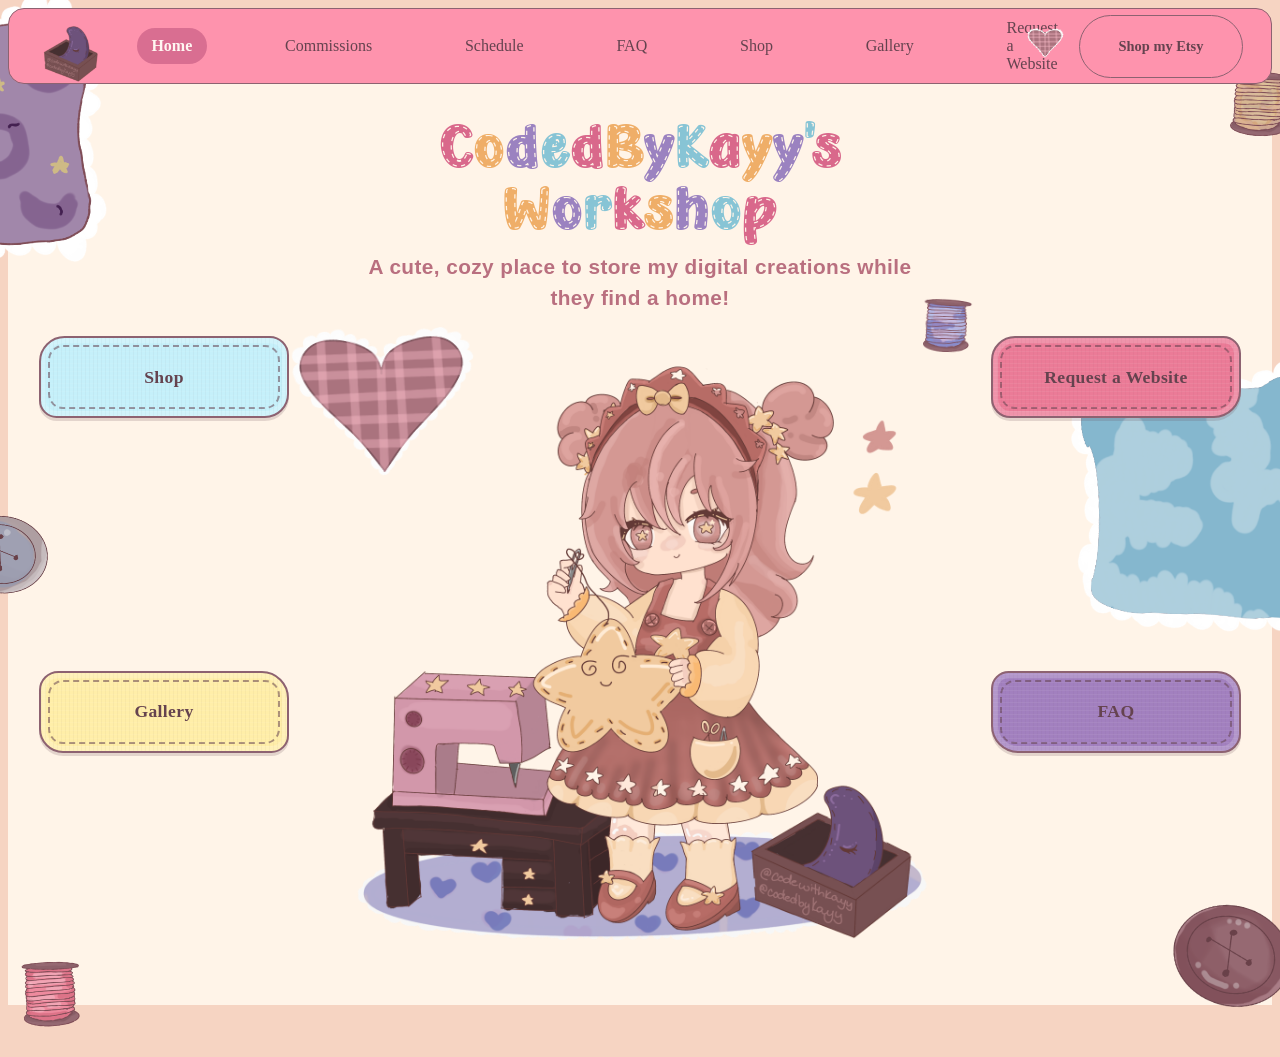
<file: sites/codedbykayys-workshop/index.html>
<!DOCTYPE html>
<html lang="en">
<head>
    <meta charset="UTF-8">
    <meta name="viewport" content="width=device-width, initial-scale=1.0">
    <title>CodedbyKayy's Workshop</title>
    <link rel="stylesheet" href="../../shared/css/button.css">
    <link rel="stylesheet" href="../../shared/components/navigation/navigation.css">
    <link rel="stylesheet" href="../../shared/components/hero/hero.css">
    <link rel="stylesheet" href="css/layout.css">
    <link rel="stylesheet" href="css/theme.css">
    <link rel="stylesheet" href="css/component-overrides.css">
</head>
<body>
    <main id="site"></main>
    <script src="../../shared/components/navigation/navigation.js"></script>
    <script src="data/navigation.js"></script>
    <script src="../../shared/components/hero/hero.js"></script>
    <script src="data/hero.js"></script>
    <script src="data/homepage-links.js"></script>
    <script src="data/homepage-decor.js"></script>
    <script src="js/site.js"></script>
</body>
</html>
</file>
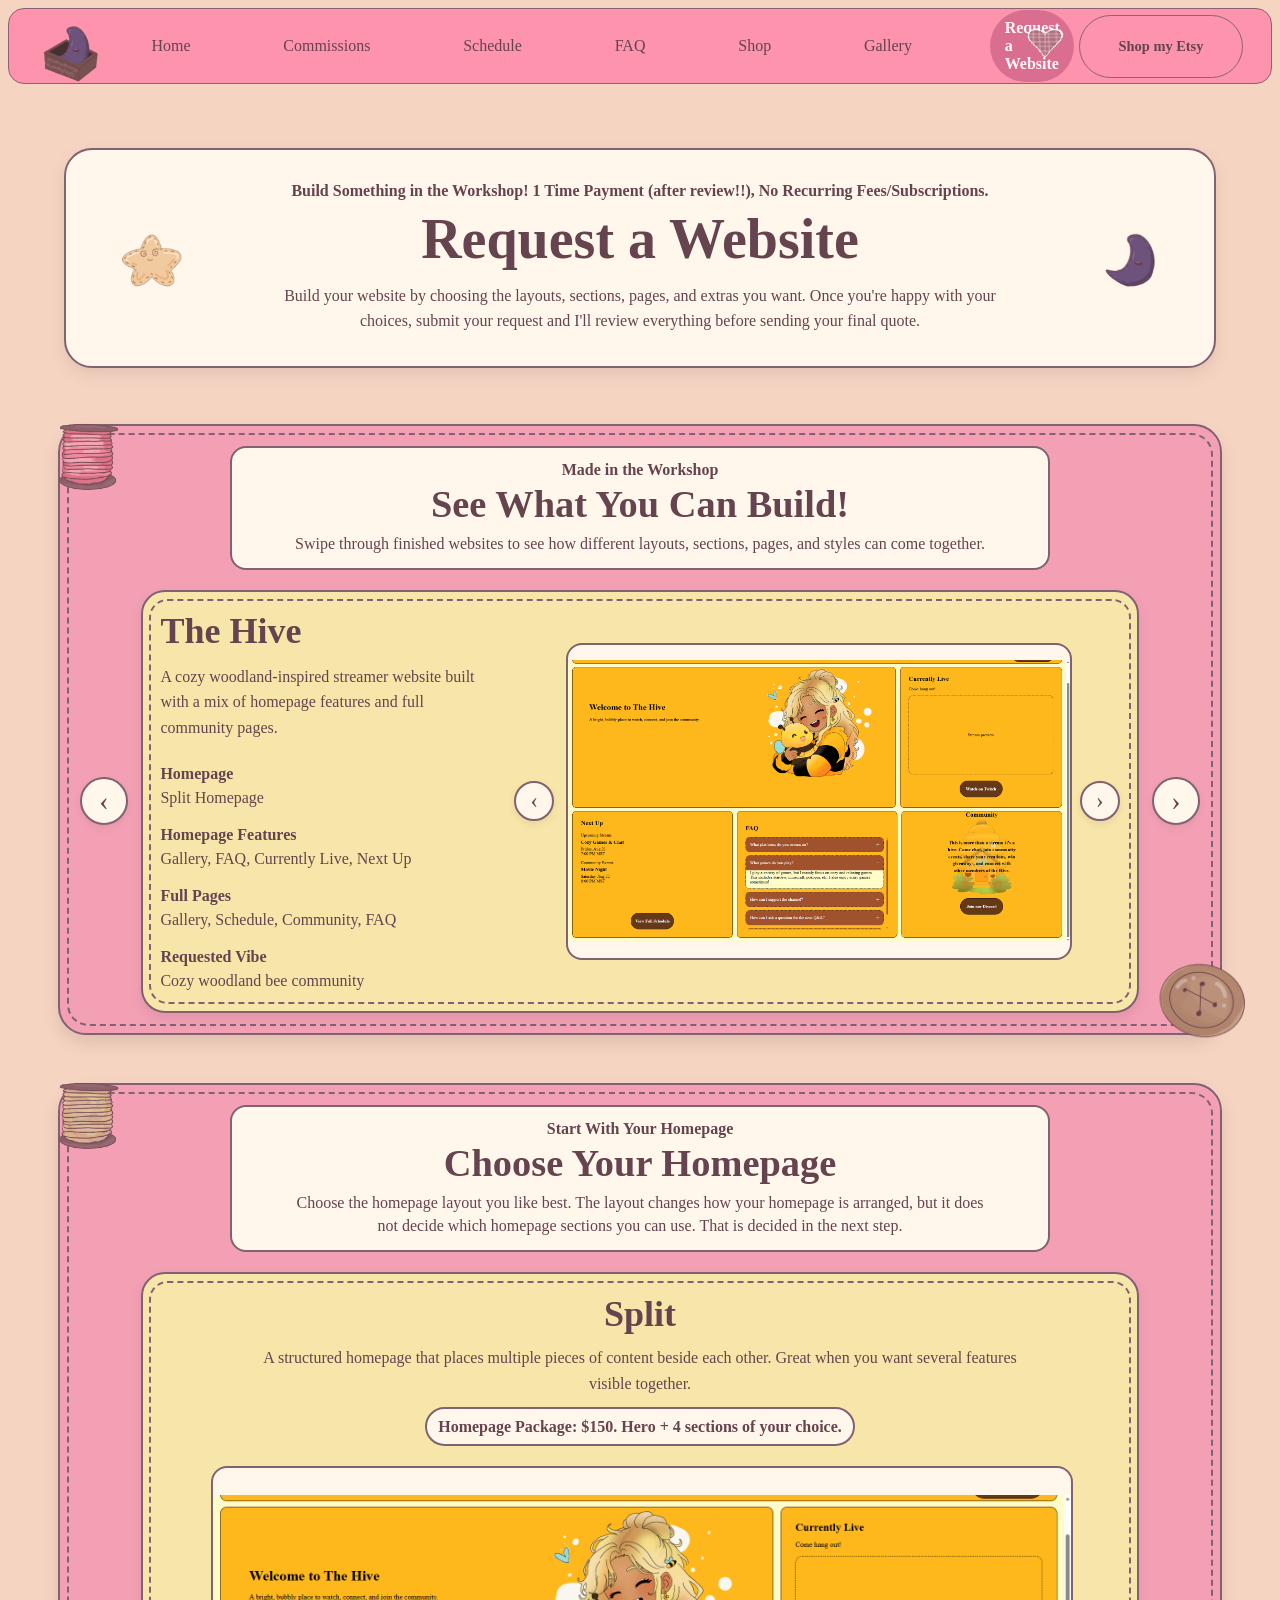
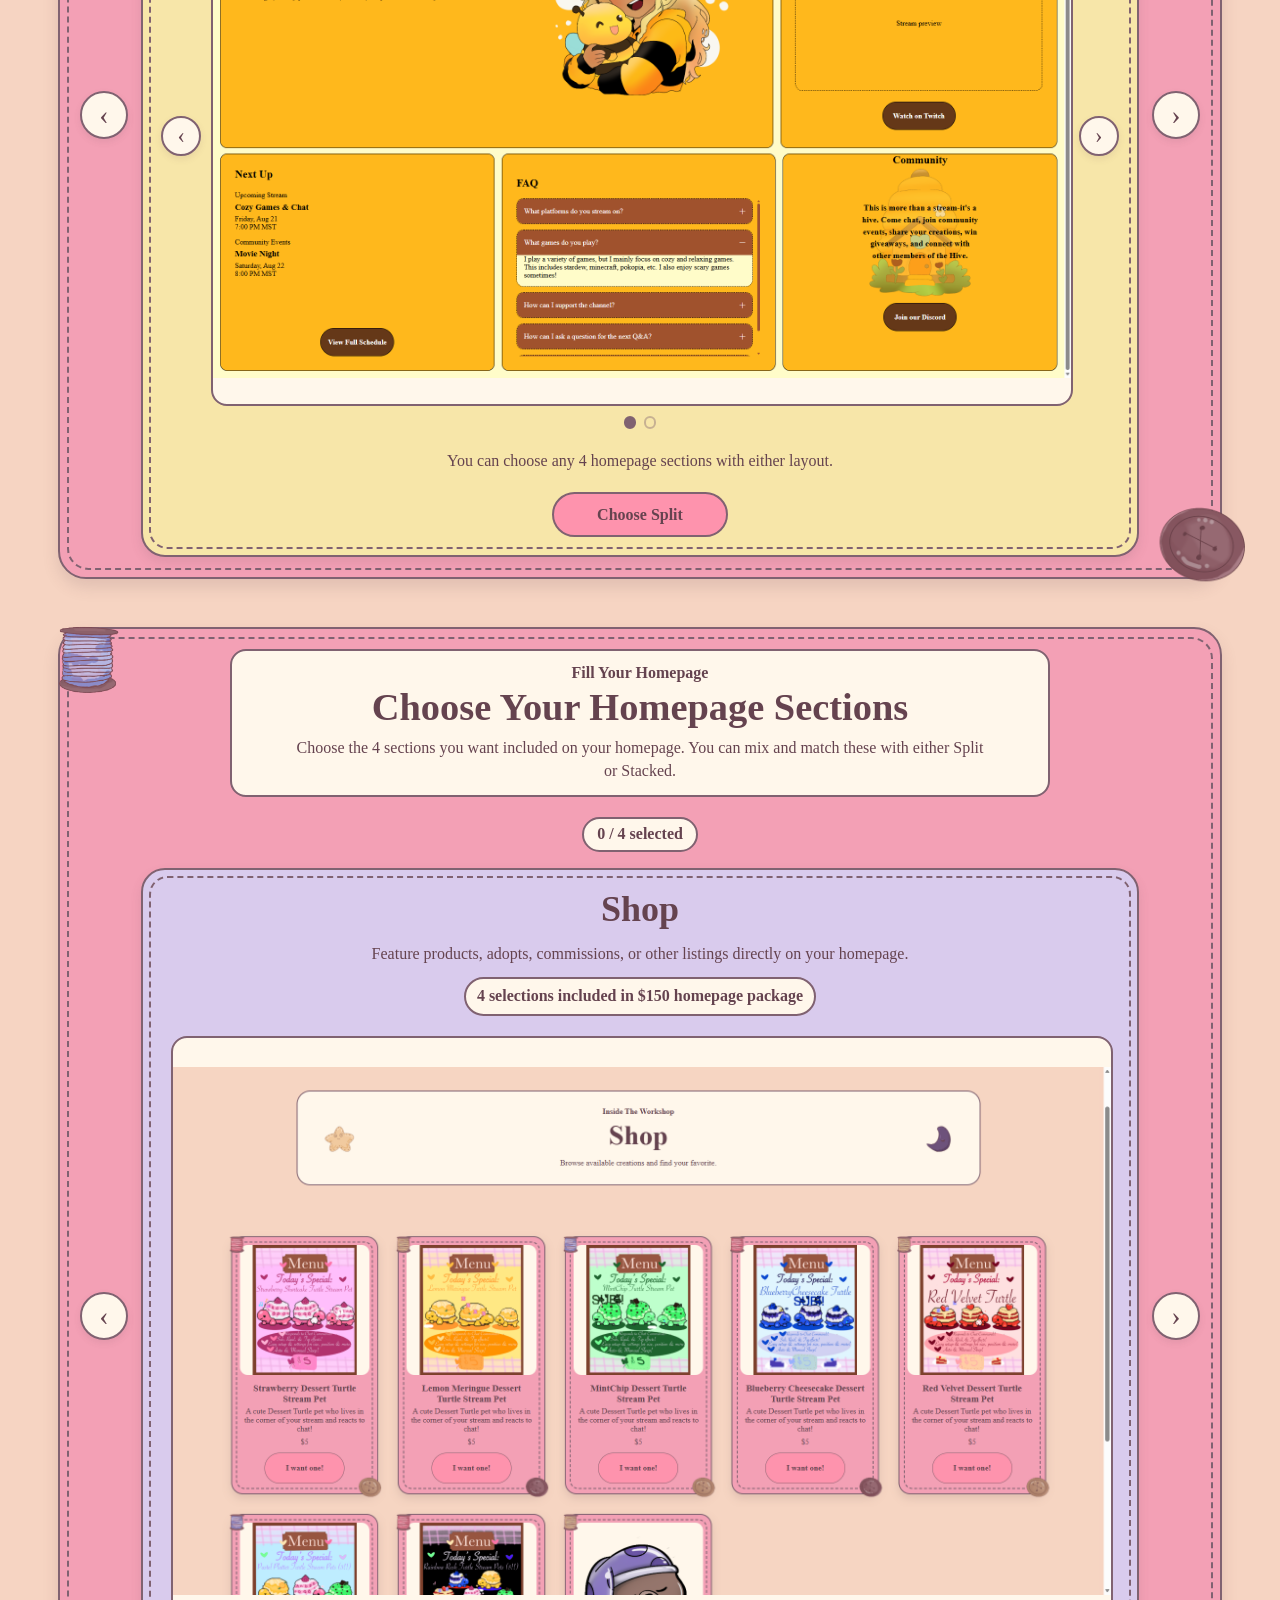
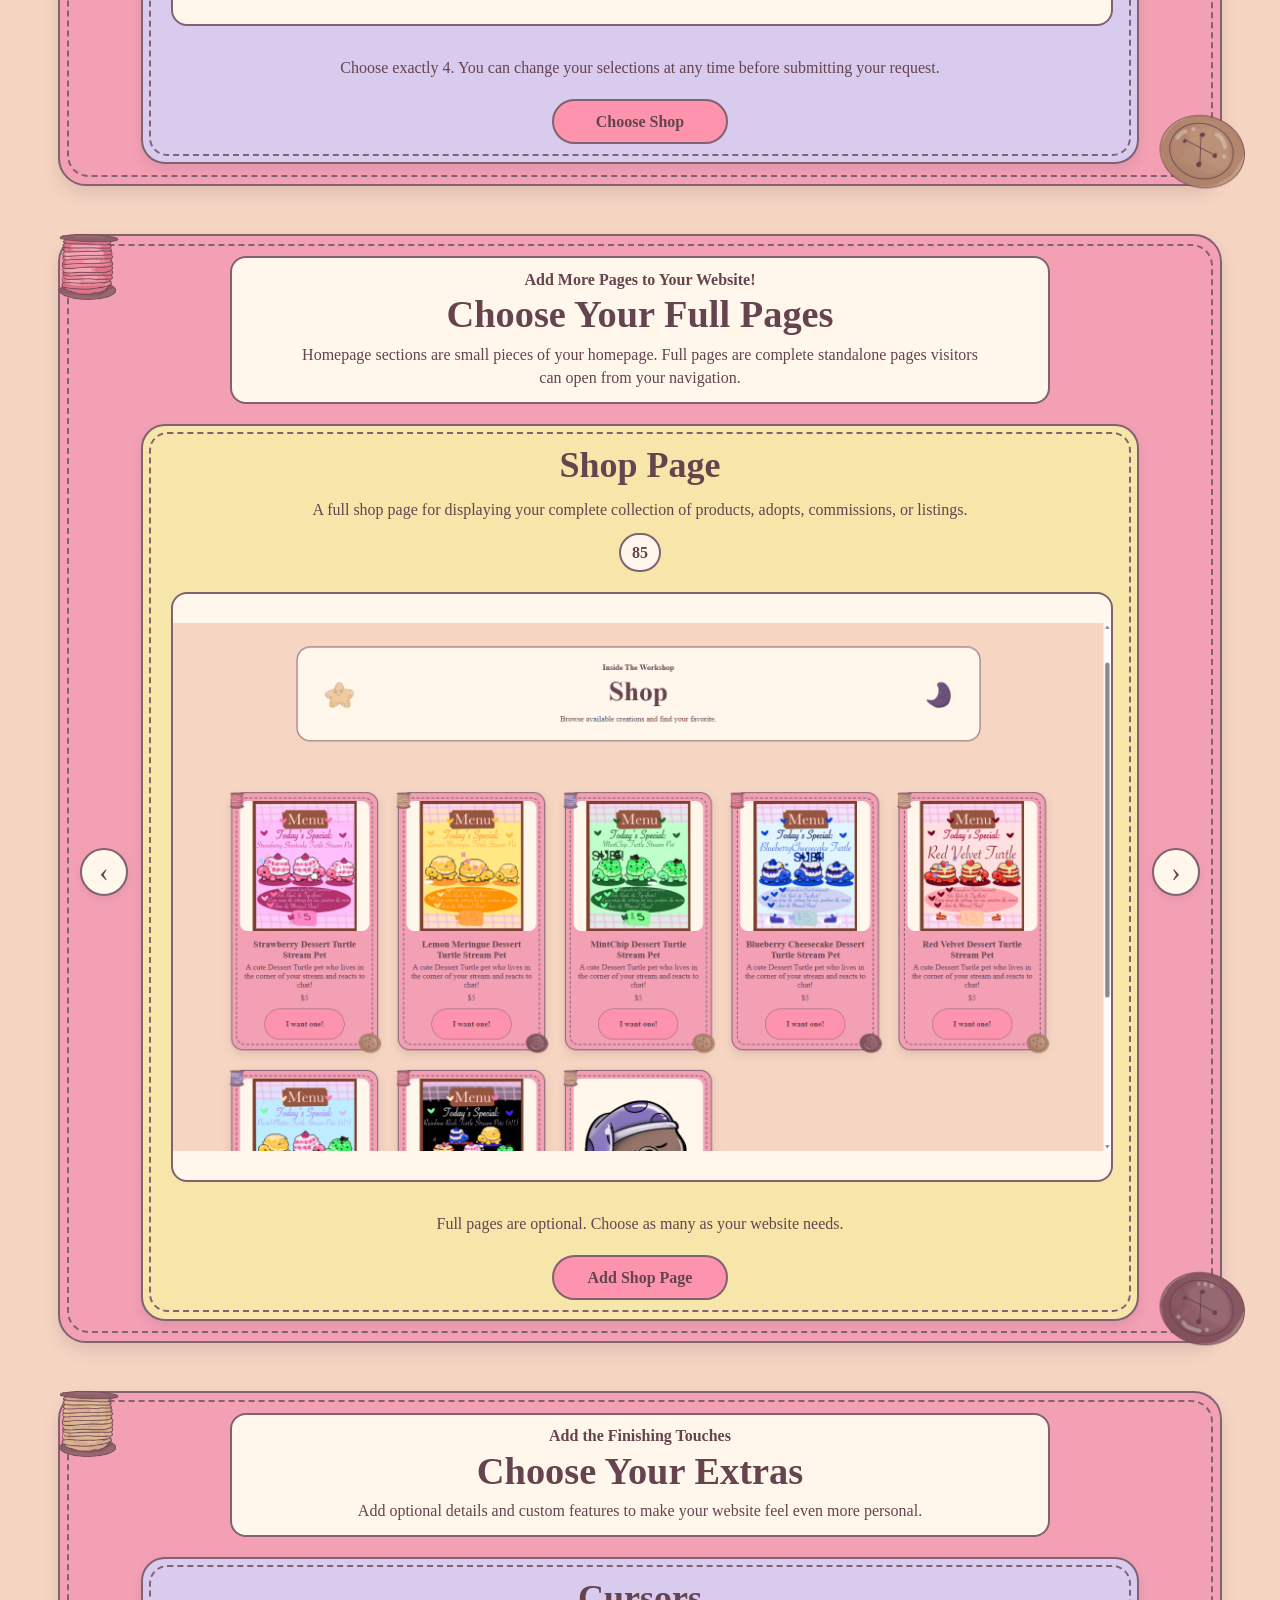
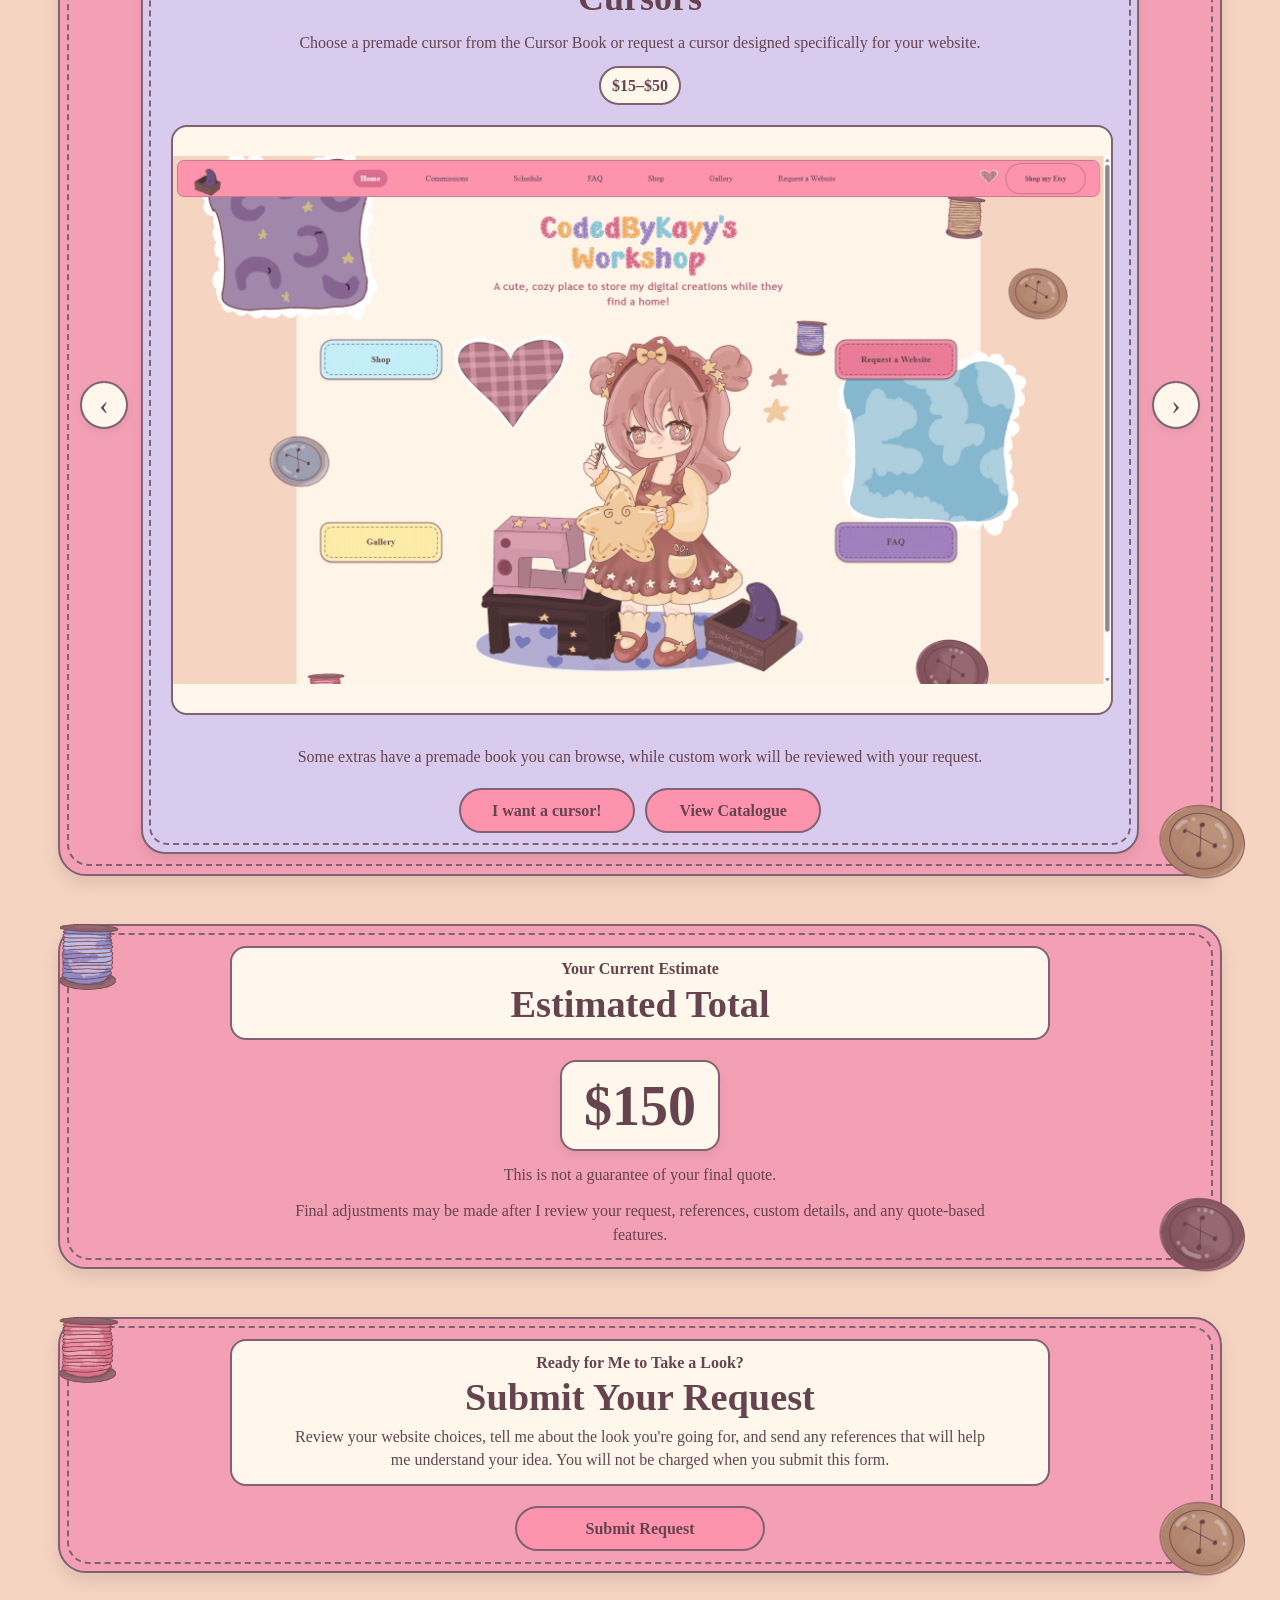
<file: sites/codedbykayys-workshop/pages/commissions-v2/index.html>
<!DOCTYPE html>
<html lang="en">
<head>
    <meta charset="UTF-8">
    <meta
        name="viewport"
        content="width=device-width, initial-scale=1.0">
    <title>Request a Website | The Workshop</title>
    <link rel="stylesheet" href="../../../../shared/components/navigation/navigation.css">
    <link rel="stylesheet" href="../../../../shared/css/button.css">
    <link rel="stylesheet" href="../../../../shared/components/commissions/variants/commissions-v2/commissions.css">
    <link rel="stylesheet" href="../../css/theme.css">
    <link rel="stylesheet" href="../../css/component-overrides.css">
    <link rel="stylesheet" href="commissions-v2-page.css">
</head>
<body>
    <main id="site"></main>
    <script src="../../../../shared/components/navigation/navigation.js"></script>
    <script src="../../data/navigation.js"></script>
    <script src="../../../../shared/components/commissions/variants/commissions-v2/commissions.js"></script>
    <script src="../../data/commissions-v2.js"></script>
    <script src="commissions-v2-page.js"></script>
</body>
</html>
</file>
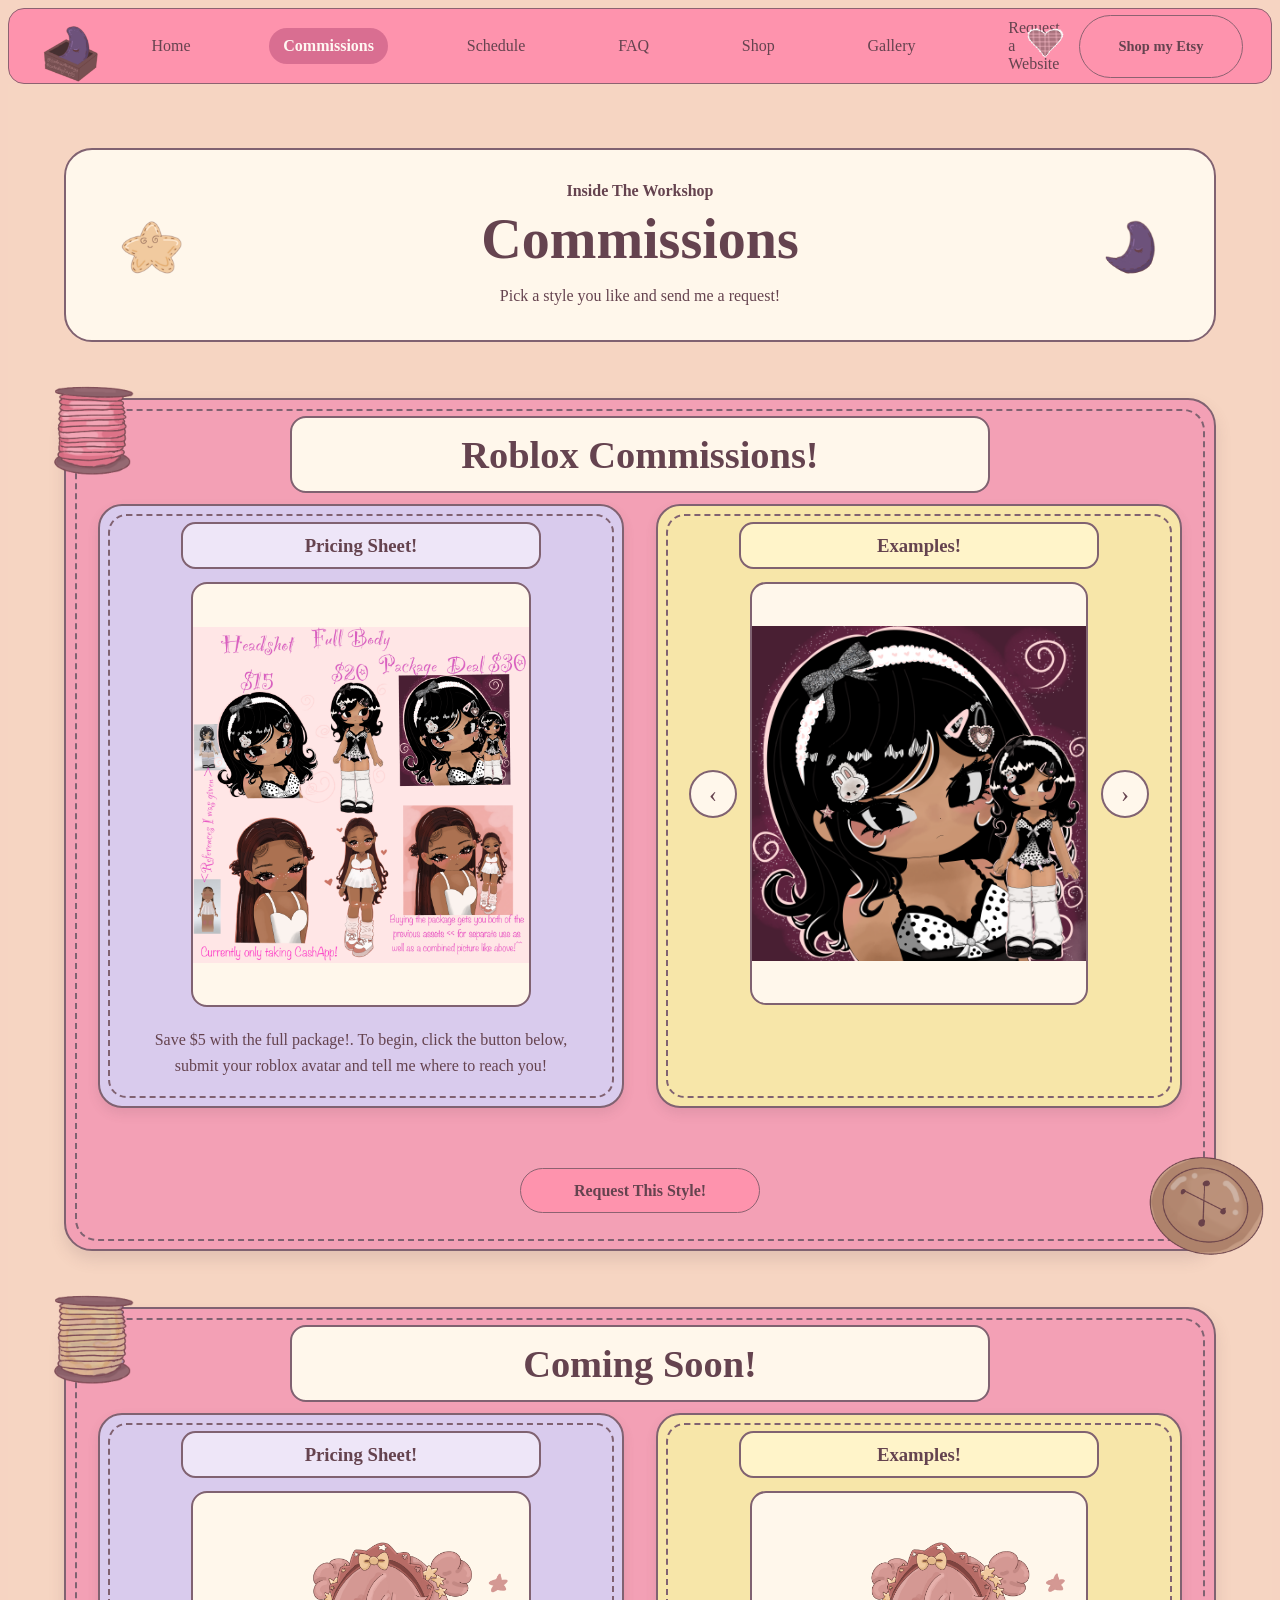
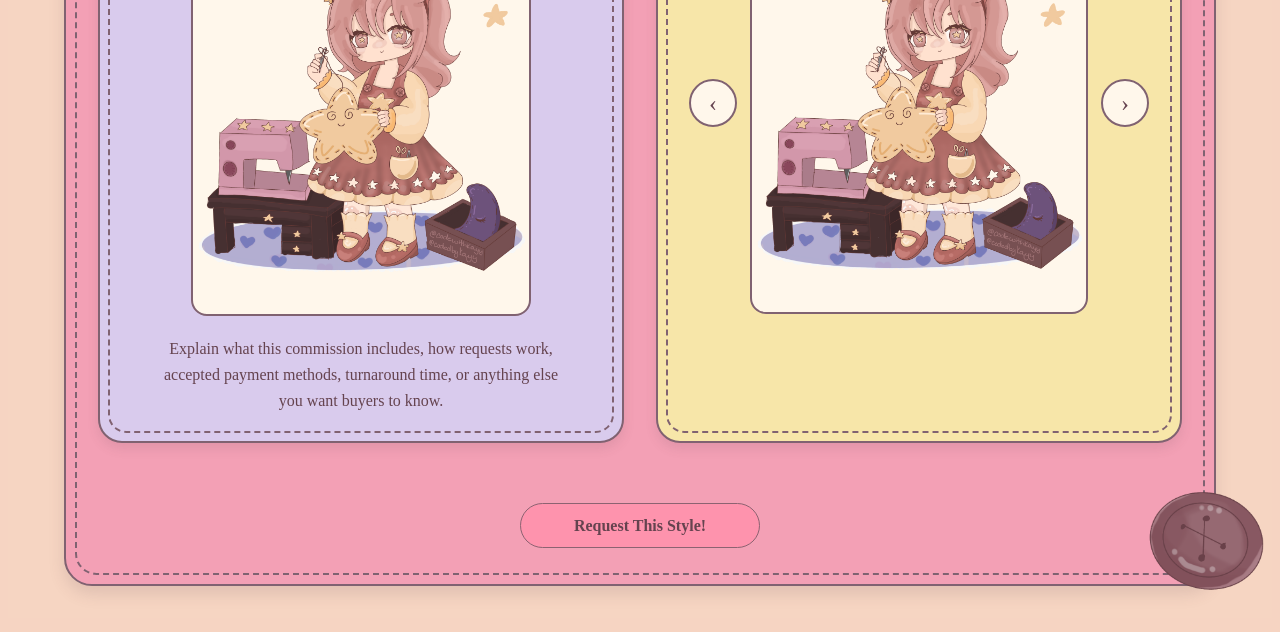
<file: sites/codedbykayys-workshop/pages/commissions/index.html>
<!DOCTYPE html>
<html lang="en">
<head>
    <meta charset="UTF-8">
    <meta
        name="viewport"
        content="width=device-width, initial-scale=1.0"
    >
    <title>Commissions | The Workshop</title>
    <link rel="stylesheet" href="../../../../shared/components/navigation/navigation.css">
    <link rel="stylesheet" href="../../../../shared/css/button.css">
    <link rel="stylesheet" href="../../../../shared/components/commissions/variants/commissions-v1/commissions.css">
    <link rel="stylesheet" href="../../../../shared/components/form/form.css">
    <link rel="stylesheet" href="../../css/theme.css">
    <link rel="stylesheet" href="../../css/component-overrides.css">
    <link rel="stylesheet" href="commissions-page.css">
</head>
<body>
    <main id="site"></main>
    <script src="../../../../shared/components/navigation/navigation.js"></script>
    <script src="../../data/navigation.js"></script>
    <script src="../../../../shared/components/commissions/variants/commissions-v1/commissions.js"></script>
    <script src="../../data/commissions.js"></script>
    <script src="../../../../shared/components/form/form.js"></script>
    <script src="../../data/requestform.js"></script>
    <script src="../../js/config.js"></script>
    <script src="commissions-page.js"></script>
    <script src="commissions-page.js"></script>
</body>
</html>
</file>
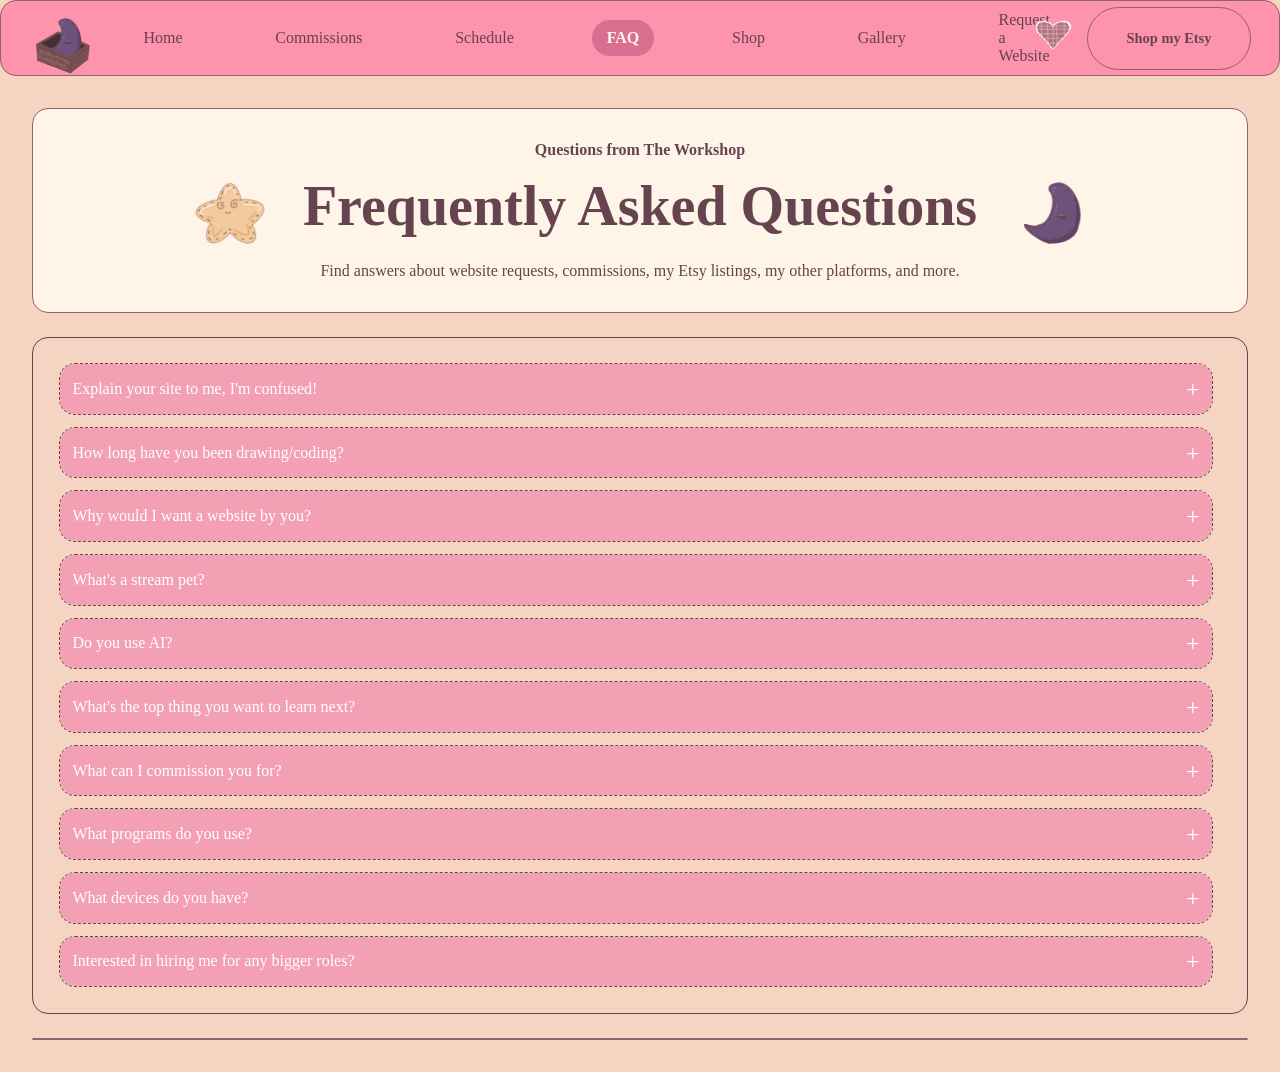
<file: sites/codedbykayys-workshop/pages/faq/index.html>
<!DOCTYPE html>
<html lang="en">
<head>
    <meta charset="UTF-8">
    <meta
        name="viewport"
        content="width=device-width, initial-scale=1.0"
    >
    <title>FAQ | The Workshop</title>
    <link
        rel="stylesheet"
        href="../../../../shared/css/button.css"
    >
    <link
        rel="stylesheet"
        href="../../../../shared/components/navigation/navigation.css"
    >
    <link
        rel="stylesheet"
        href="../../../../shared/components/faq/faq.css"
    >
    <link
        rel="stylesheet"
        href="../../css/theme.css"
    >
    <link
        rel="stylesheet"
        href="../../css/component-overrides.css"
    >
    <link
        rel="stylesheet"
        href="faq-page.css"
    >
</head>
<body>
    <main id="site"></main>
    <script src="../../../../shared/components/navigation/navigation.js"></script>
    <script src="../../data/navigation.js"></script>
    <script src="../../../../shared/components/faq/faq.js"></script>
    <script src="../../data/faq.js"></script>
    <script src="faq-page.js"></script>
</body>
</html>
</file>
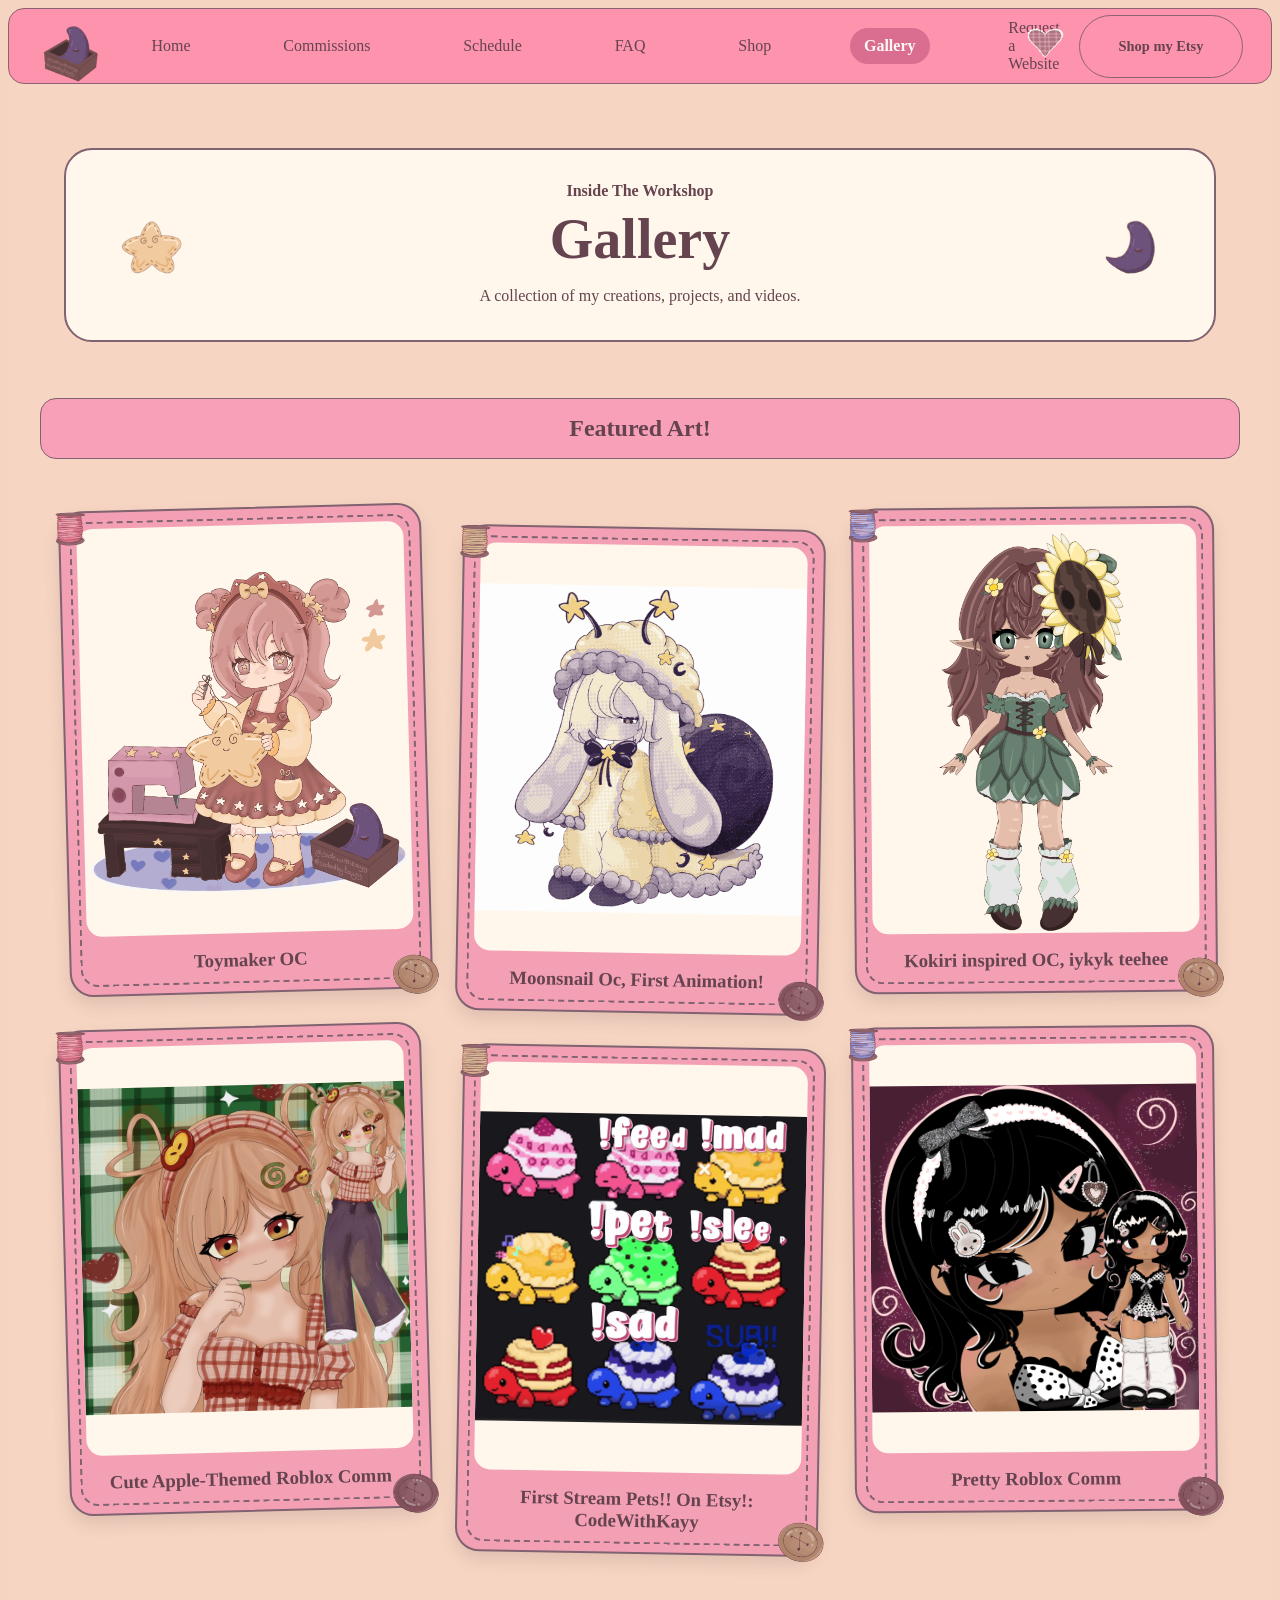
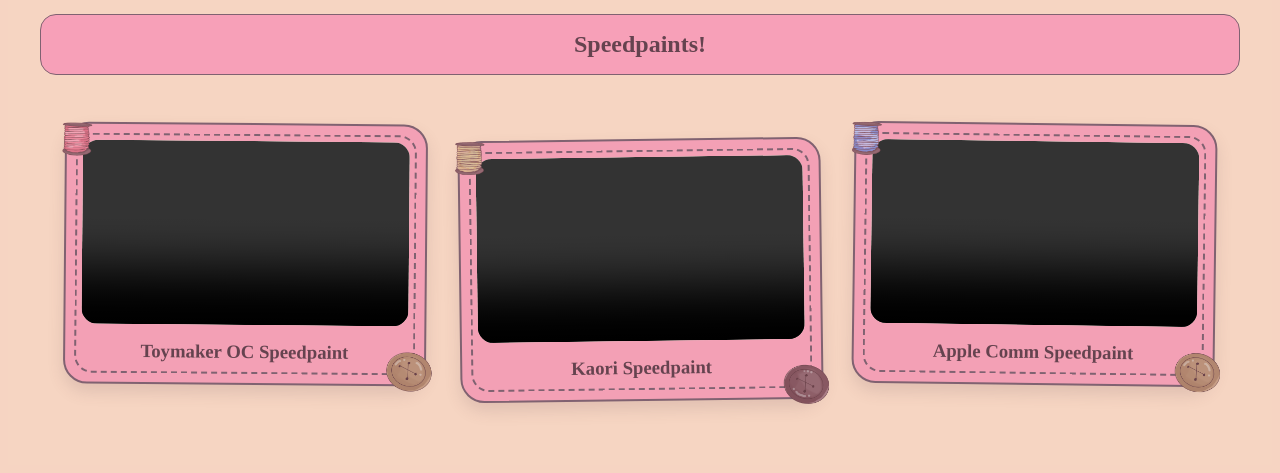
<file: sites/codedbykayys-workshop/pages/gallery/index.html>
<!DOCTYPE html>
<html lang="en">
<head>
    <meta charset="UTF-8">
    <meta
        name="viewport"
        content="width=device-width, initial-scale=1.0"
    >
    <title>Gallery | The Workshop</title>
    <link rel="stylesheet" href="../../../../shared/components/navigation/navigation.css">
    <link rel="stylesheet" href="../../../../shared/css/button.css" >
    <link rel="stylesheet" href="../../../../shared/components/gallery/variants/artist-v2/gallery.css">
    <link rel="stylesheet" href="../../css/theme.css">
    <link rel="stylesheet" href="../../css/component-overrides.css">
    <link rel="stylesheet" href="gallery-page.css">
</head>
<body>
    <main id="site"></main>
    <script src="../../../../shared/components/navigation/navigation.js"></script>
    <script src="../../data/navigation.js"></script>
    <script src="../../../../shared/components/gallery/variants/artist-v2/gallery.js"></script>
    <script src="../../data/gallery.js"></script>
    <script src="gallery-page.js"></script>
</body>
</html>
</file>
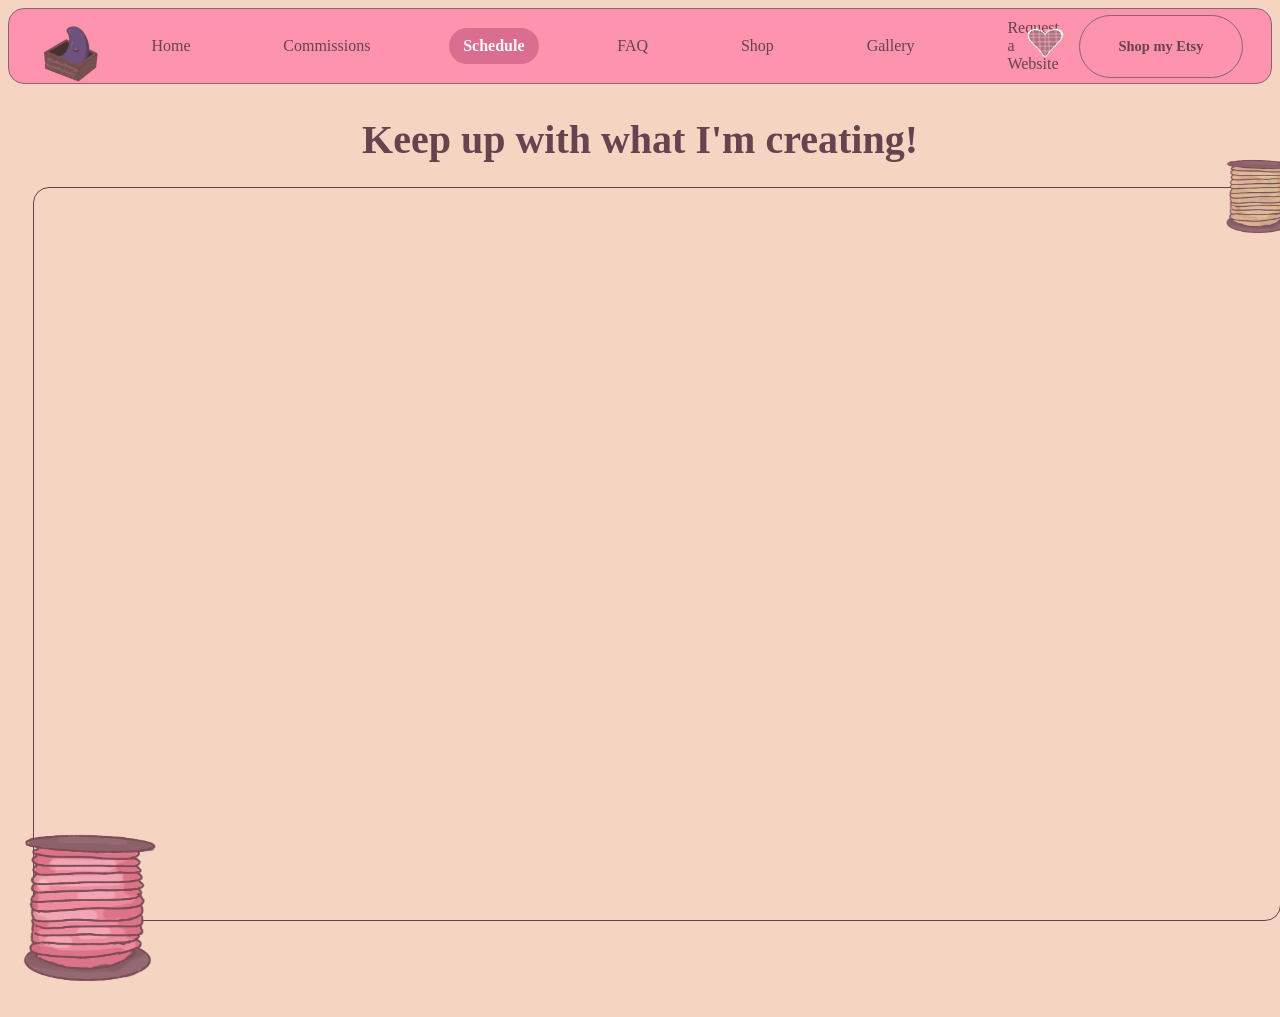
<file: sites/codedbykayys-workshop/pages/schedule/index.html>
<!DOCTYPE html>
<html lang="en">
<head>
    <meta charset="UTF-8">
    <meta name="viewport" content="width=device-width, initial-scale=1.0">

    <title>The Workshop</title>
    <link rel="stylesheet" href="../../../../shared/components/navigation/navigation.css">
    <link rel="stylesheet" href="../../../../shared/css/button.css">
    <link rel="stylesheet" href="../../css/theme.css">
    <link rel="stylesheet" href="../../css/component-overrides.css">
    <link rel="stylesheet" href="../../../../shared/components/calendar/calendar.css">
    <link rel="stylesheet" href="schedule.css">
</head>
<body>
    <main id="site"></main>
    <script src="../../../../shared/components/navigation/navigation.js"></script>
    <script src="../../data/navigation.js"></script>
    <script src="../../../../shared/components/calendar/calendar.js"></script>
    <script src="../../data/calendar.js"></script>
    <script src="schedule.js"></script>
</body>
</file>
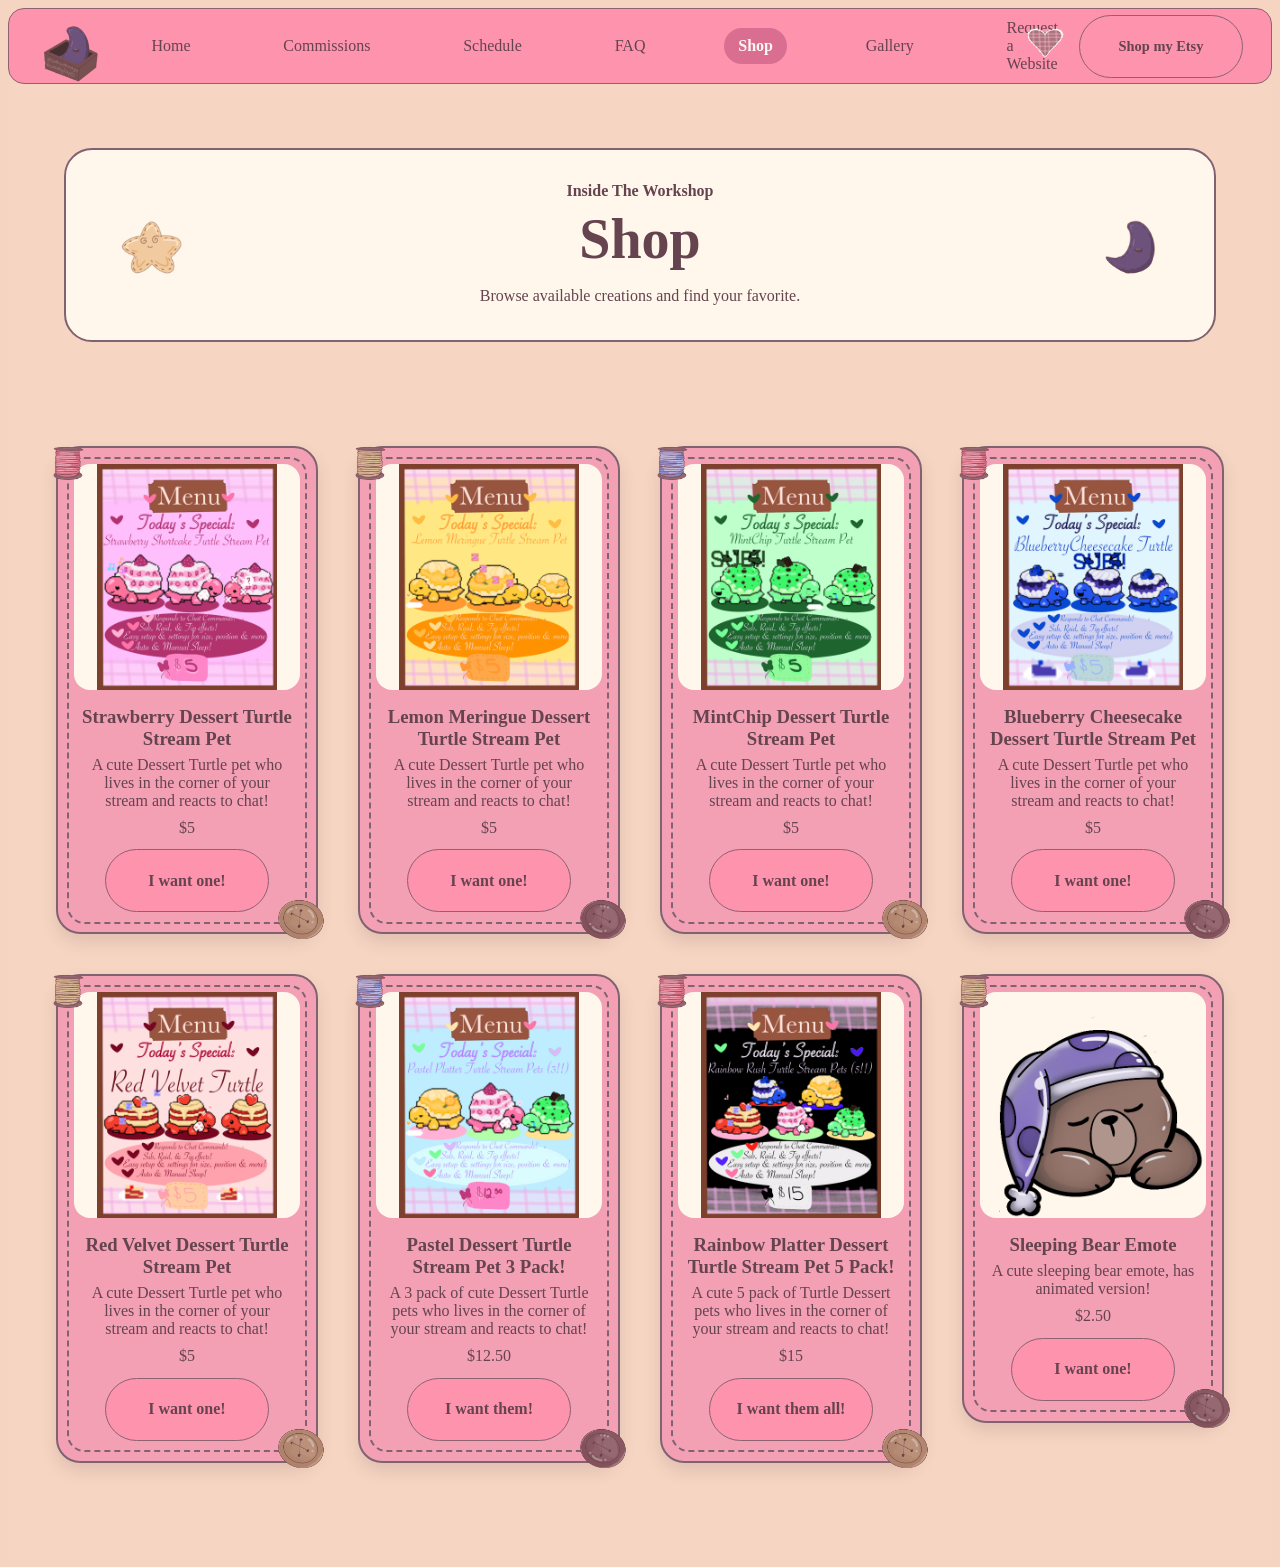
<file: sites/codedbykayys-workshop/pages/shop/index.html>
<!DOCTYPE html>
<html lang="en">
<head>
    <meta charset="UTF-8">
    <meta
        name="viewport"
        content="width=device-width, initial-scale=1.0"
    >
    <title>Shop | CodedByKayy’s Workshop</title>
    <link rel="stylesheet" href="../../../../shared/css/button.css">
    <link rel="stylesheet" href="../../../../shared/components/navigation/navigation.css"
    >
    <link rel="stylesheet" href="../../../../shared/components/shop/variants/shop-v1/shop.css"
    >
    <link rel="stylesheet" href="../../css/layout.css"
    >
    <link rel="stylesheet" href="../../css/theme.css"
    >
    <link rel="stylesheet" href="../../css/component-overrides.css"
    >
    <link rel="stylesheet" href="shop-page.css">
</head>
<body>
    <div id="navigation"></div>
    <main id="site"></main>
    <script src="../../../../shared/components/navigation/navigation.js"></script>
    <script src="../../data/navigation.js"></script>
    <script src="../../../../shared/components/shop/variants/shop-v1/shop.js"></script>
    <script src="../../data/shop.js"></script>
    <script src="shop-page.js"></script>
</body>
</html>
</file>
<file: shared/css/button.css>
.button{
    display: inline-flex;
    align-items: center;
    justify-content: center;
    padding: 0.5rem 1rem;
    border: 1px solid;
    border-radius: 999px;
    text-decoration: none;
    color: inherit;
    font:inherit;
    cursor: pointer;
    transition: 0.2s ease;
    background: var(--button-background, transparent);
    color: var(--button-text);
    border-color: var(--border-color);
    min-height: 45px;
    min-width: 130px;
    font-weight: 600;
    user-select: none;
}
.navigation__action{
    min-height: 0;
    min-width: 0;
    padding: 0.35rem 0.75rem;
    font-size: 0.9rem;
    line-height: 1rem;
}
.button{
    background:var(--button-background);
    color:var(--button-text);
    border-color:var(--border-color);
}

.button:hover{
    background:var(--button-hover);
}
</file>
<file: shared/components/navigation/navigation.css>
.navigation{
    display:grid;
    grid-template-columns:auto 1fr auto;
    align-items:center;
    gap:2rem;
    padding: 0rem 1rem;
    border:1px solid;
    border-radius:1rem;
}
.navigation__logo{
    margin:0;
    display:flex;
    align-items:center;
    font-size: 2rem;
    font-weight: 700;
}
.navigation__pages{
    display:flex;
    justify-content:center;
    align-items: center;
    gap:4rem;
    width: 100%;
}
.navigation__link{
    padding:0.55rem 0.9rem;
    text-decoration:none;
    color:inherit;
}
.navigation__action{
    display:flex;
    justify-content:flex-end;
    align-items: center;
}
.navigation__link--active{
    background:var(
        --navigation-active-background,
        var(--button-background)
    );
    color:var(
        --navigation-active-text,
        var(--button-text)
    );
    border-radius:999px;
    font-weight:700;
}
.navigation__logo{
    display:flex;
    align-items:center;
    gap:0.5rem;
    text-decoration:none;
}
.navigation__logo-image{
    width:3rem;
    height:3rem;
    object-fit:contain;
    flex-shrink:0;
}
@media (max-width: 700px) {
    .navigation {
        display: flex;
        width: 100%;
        max-width: 100%;
        padding: 0.75rem;
        gap: 0.5rem;
        overflow-x: auto;
        justify-content: flex-start;
        align-items: center;
        box-sizing: border-box;
    }
    .navigation__logo {
        flex-shrink: 0;
    }
    .navigation__logo-image {
        width: 2.25rem;
        height: 2.25rem;
    }
    .navigation__pages {
        display: flex;
        flex-wrap: nowrap;
        width: max-content;
        gap: 0.5rem;
        flex-shrink: 0;
    }
    .navigation__link {
        flex-shrink: 0;
        white-space: nowrap;
        padding: 0.6rem 0.8rem;
    }
    .navigation__action {
        flex-shrink: 0;
    }
}
</file>
<file: shared/components/hero/hero.css>
.hero {
    padding: 2rem;
    border: 1px solid;
    border-radius: 1rem;
    gap: 2rem;
    box-sizing: border-box;
    min-width: 0;
}
.hero__content {
    display: flex;
    flex-direction: column;
    justify-content: center;
    gap: 1rem;
}
.hero__image-area {
    position: relative;
    min-width: 0;
}
.hero__title {
    margin: 0;
}
.hero__description {
    margin: 0;
    line-height: 1.6;
}
.hero--split {
    display: grid;
    grid-template-columns: 1fr 1fr;
    min-height: 220px;
    align-items: center;
}
.hero--split .hero__content {
    align-self: stretch;
    padding: 2rem;
}
.hero--split .hero__image-area {
    overflow: hidden;
}
.hero--split .hero__image {
    position: absolute;
    left: 50%;
    top: 10%;
    width: 420px;
    height: auto;
    max-width: none;
    max-height: none;
    transform: translateX(-50%);
    object-fit: contain;
    display: block;
}
.hero--stacked {
    min-height: calc(100vh - 120px);
    display: flex;
    flex-direction: column;
    align-items: center;
    justify-content: center;
    text-align: center;
    overflow: hidden;
}
.hero--stacked .herocontent {
    width: 100%;
    align-items: center;
    padding: 0;
}
.hero--stacked .hero__description {
    max-width: 50rem;
}
.hero--stacked .heroimage-area {
    width: 100%;
    display: flex;
    justify-content: center;
    align-items: center;
    min-height: 0;
    overflow: hidden;
}
.hero--stacked .hero__image {
    position: static;
    display: block;
    width: auto;
    height: auto;
    max-width: 80vw;
    max-height: 65vh;
    margin: 0 auto;
    transform: none;
    object-fit: contain;
}
@media (max-width: 700px) {
    .hero {
        padding: 1rem;
        gap: 1rem;
    }
    .hero__content {
        width: 100%;
        min-width: 0;
        box-sizing: border-box;
    }
}
@media (max-width: 700px) {
    .hero--split {
        grid-template-columns: 1fr;
    }

    .hero--split .hero__content {
        padding: 1rem;
    }

    .hero--split .hero__image-area {
        width: 100%;
        min-height: 300px;
        overflow: hidden;
    }

    .hero--split .hero__image {
        position: static;
        display: block;

        width: auto;
        height: auto;
        max-width: 100%;
        max-height: 300px;

        margin: auto;
        transform: none;
        object-fit: contain;
    }
}
@media (max-width: 700px) {
    .hero--stacked {
        min-height: auto;
        padding: 1rem;
    }
    .hero--stacked .hero__image {
        max-width: 95vw;
        max-height: 55vh;
    }
}
</file>
<file: sites/codedbykayys-workshop/css/layout.css>
.homepage-feature-area {
    display: grid;
    grid-template-columns:
        minmax(180px, 0.8fr)
        minmax(420px, 1.6fr)
        minmax(180px, 0.8fr);
    align-items: stretch;
    gap: 0.5rem;
    min-width: 0;
    max-width: 1400px;
    width: 100%;
    margin: 0 auto;
    position: relative;
    overflow: visible;
}
.homepage-feature-side {
    display: flex;
    flex-direction: column;
    justify-content: space-evenly;
    align-items: center;
    min-width: 0;
    position: relative;
    z-index: 2;
}
.homepage-feature-link {
    width: min(100%, 250px);
    min-height: 92px;
    box-sizing: border-box;
    display: flex;
    align-items: center;
    justify-content: center;
    padding: 1.1rem 1.6rem;
    text-align: center;
    font-size: 1.1rem;
    position: relative;
    z-index: 3;
}
.homepage-feature-area > .hero {
    position: relative;
    z-index: 2;
}
.navigation {
    position: relative;
    z-index: 10;
}
.homepage-decor {
    position: absolute;
    inset: 0;
    pointer-events: none;
    overflow: visible;
    z-index: 1;
}
.homepage-decor__item {
    position: absolute;
    display: block;
    object-fit: contain;
    pointer-events: none;
}
.homepage-decor__item--moon-fabric {
    width: clamp(270px, 24vw, 400px);
    left: -15%;
    top: -12%;
    transform: rotate(-2deg);
    z-index: 1;
}
.homepage-decor__item--heart-fabric {
    width: clamp(220px, 19vw, 320px);
    left: 20%;
    top: 23%;
    transform: rotate(-2deg);
    z-index: 1;
}
.homepage-decor__item--blue-button {
    width: clamp(115px, 10vw, 170px);
    left: -5%;
    top: 45%;
    transform: rotate(-5deg);
    z-index: 1;
}
.homepage-decor__item--pink-spool {
    width: clamp(125px, 11vw, 185px);
    left: -2%;
    bottom: -4%;
    transform: rotate(-3deg);
    z-index: 1;
}
.homepage-decor__item--blue-spool {
    width: clamp(105px, 9vw, 155px);
    left: 70%;
    top: 18%;
    transform: rotate(2deg);
    z-index: 1;
}
.homepage-decor__item--yellow-spool {
    width: clamp(125px, 11vw, 190px);
    right: -5%;
    top: -8%;
    transform: rotate(3deg);
    z-index: 1;
}
.homepage-decor__item--yellow-button {
    width: clamp(120px, 10vw, 170px);
    right: -15%;
    top: 12%;
    transform: rotate(3deg);
    z-index: 1;
}
.homepage-decor__item--cloud-fabric {
    width: clamp(290px, 25vw, 430px);
    right: -8%;
    top: 27%;
    transform: rotate(2deg);
    z-index: 1;
}
.homepage-decor__item--pink-button {
    width: clamp(145px, 13vw, 210px);
    right: -4%;
    bottom: -5%;
    transform: rotate(4deg);
    z-index: 1;
}
.hero-title-line {
    display: block;
    white-space: nowrap;
}
@media (max-width: 700px) {
    .homepage-feature-area {
        grid-template-columns: 1fr;
        gap: 0.75rem;
        overflow: hidden;
    }
    .hero--stacked .hero__title {
        width: 100%;
        max-width: 100%;
        margin-inline: auto;
        padding-inline: 0.75rem;
        box-sizing: border-box;
        font-size: clamp(2rem, 10vw, 3rem);
        line-height: 1.05;
        text-align: center;
    }
    .hero--stacked .hero__title-word {
        display: inline-block;
        white-space: nowrap;
    }
    .hero--stacked .hero__title-letter {
        display: inline-block;
    }
    .homepage-feature-side {
        display: grid;
        grid-template-columns: repeat(2, minmax(0, 1fr));
        gap: 0.75rem;
        width: 100%;
    }
    .homepage-feature-area > .hero {
        order: 1;
    }
    .homepage-feature-left {
        order: 2;
    }
    .homepage-feature-right {
        order: 3;
    }
    .homepage-feature-link {
        width: 100%;
        min-height: 64px;
        padding: 0.8rem 1rem;
        font-size: 1rem;
    }
    .homepage-decor__item--moon-fabric,
    .homepage-decor__item--heart-fabric,
    .homepage-decor__item--cloud-fabric {
        width: 135px;
        opacity: 0.55;
    }
    .homepage-decor__item--blue-spool,
    .homepage-decor__item--yellow-spool,
    .homepage-decor__item--pink-spool {
        width: 65px;
        opacity: 0.7;
    }
    .homepage-decor__item--blue-button,
    .homepage-decor__item--yellow-button,
    .homepage-decor__item--pink-button {
        width: 55px;
        opacity: 0.7;
    }
}
</file>
<file: sites/codedbykayys-workshop/css/theme.css>
@font-face {
    font-family: "Stitch Party";
    src: url("../assets/StitchParty.ttf") format("truetype");
    font-weight: normal;
    font-style: normal;
}
:root {
    /* Main surfaces */
    --page-background: #F6D4C2;
    --section-background: #FFF4E8;
    /* Navigation */
    --navigation-background: #FE93AD;
    --navigation-active-background: #D96E91;
    --navigation-active-text: #FFF7F2;
    /* Default shared button fallback */
    --button-background: #FE93AD;
    --button-text: #65434F;
    --button-hover: #ED829F;
    --text-color: #65434F;
    --border-color: #A66F7D;
    /* Workshop homepage patches */
    --workshop-shop: #C5F0FA;
    --workshop-gallery: #FFEEA8;
    --workshop-request: #EB7B97;
    --workshop-faq: #A280BF;
}
.hero {
    border-color: transparent;
}
.hero--stacked .hero__title {
    font-family: "Stitch Party", sans-serif;
    font-size: 3.7rem;
    font-weight: normal;
    line-height: 1.05;
    text-align: center;
}
.hero--stacked .hero__description {
    font-family: "Trebuchet MS", "Arial Rounded MT Bold", sans-serif;
    font-size: 1.3rem;
    font-weight: 600;
    line-height: 1.5;
    color: #B96F7F;
    max-width: 42rem;
    margin: 0 auto;
    text-align: center;
    letter-spacing: 0.02em;
}
.hero--stacked .hero__content {
    gap: 0.6rem;
}
body {
    background: var(--page-background);
    color: var(--text-color);
}
.homepage-feature-area {
    background: var(--section-background);
}
.navigation {
    background: var(--navigation-background);
    border-color: var(--border-color);
}
.homepage-feature-left .homepage-feature-link:nth-child(1) {
    --button-background: var(--workshop-shop);
}
.homepage-feature-left .homepage-feature-link:nth-child(2) {
    --button-background: var(--workshop-gallery);
}
.homepage-feature-right .homepage-feature-link:nth-child(1) {
    --button-background: var(--workshop-request);
}
.homepage-feature-right .homepage-feature-link:nth-child(2) {
    --button-background: var(--workshop-faq);
}
.hero__title-letter--0 {
    color: #D9688B;
}
.hero__title-letter--1 {
    color: #EFAE68;
}
.hero__title-letter--2 {
    color: #9B82C0;
}
.hero__title-letter--3 {
    color: #87C4D5;
}
:root {
    --faq-question-background: #f3a0b5;
    --faq-question-text: #ffff;
    --faq-answer-background: #9B82C0;
    --faq-answer-text: #ffff;
    --border-color: #8d6271;
}
:root {
    --gallery-v2-page-background: #f6d5c2;
    --gallery-v2-intro-background: #fff7eb;
    --gallery-v2-intro-text: #65434f;
    --gallery-v2-section-background: #f6d5c2;
    --gallery-v2-section-heading-background: #f7a0b8;
    --gallery-v2-section-heading-text: #65434f;
    --gallery-v2-frame-background: #f3a0b5;
    --gallery-v2-frame-inner-background: #fff7eb;
    --gallery-v2-frame-border: #806271;
    --gallery-v2-stitch-color: #806271;
    --gallery-v2-caption-text: #65434f;
}
:root {
    --shop-v1-page-background: #f6d5c2;
    --shop-v1-intro-background: #fff7eb;
    --shop-v1-intro-text: #65434f;
    --shop-v1-frame-background: #f3a0b5;
    --shop-v1-frame-inner-background: #fff7eb;
    --shop-v1-frame-border: #806271;
    --shop-v1-stitch-color: #806271;
    --shop-v1-info-text: #65434f;
    /* COMMISSIONS V1 */

    --commissions-v1-page-background: var(--gallery-v2-page-background);
    --commissions-v1-intro-background: var(--gallery-v2-intro-background);
    --commissions-v1-intro-text: var(--gallery-v2-intro-text);
    --commissions-v1-section-background: var(--gallery-v2-frame-background);
    --commissions-v1-frame-inner-background: var(--gallery-v2-frame-inner-background);
    --commissions-v1-frame-border: var(--gallery-v2-frame-border);
    --commissions-v1-stitch-color: var(--gallery-v2-stitch-color);
    --commissions-v1-title-background: var(--gallery-v2-section-heading-background);
    --commissions-v1-title-text: var(--gallery-v2-section-heading-text);
    --commissions-v1-pricing-background: #d9cbed;
    --commissions-v1-pricing-title-background: #eee6f8;
    --commissions-v1-examples-background: #f7e6a9;
    --commissions-v1-examples-title-background: #fff4c9;
    --commissions-v1-subtitle-text: var(--gallery-v2-caption-text);
    --commissions-v1-text: var(--gallery-v2-caption-text);
    --commissions-v1-arrow-background: var(--gallery-v2-frame-inner-background);
    --commissions-v1-arrow-text: var(--gallery-v2-caption-text);
}
@media (max-width: 700px) {
    .hero--stacked .hero__title {
        font-size: 2.5rem;
    }
}
@media (max-width: 700px) {
    .hero--stacked .hero__description {
        font-size: 1rem;
        max-width: 90%;
    }
}
@media (max-width: 700px) {
    .homepage-decor__item {
        transform: scale(0.65);
    }
    .homepage-decor__item--top-left,
    .homepage-decor__item--top-right,
    .homepage-decor__item--bottom-left {
        display: none;
    }
    .navigation__logo-image {
        width: 2.75rem;
        height: 2.75rem;
    }
    .navigation__action::before {
        width: 2rem;
        height: 2rem;
    }
}
</file>
<file: sites/codedbykayys-workshop/css/component-overrides.css>
.homepage-feature-link {
    position: relative;
    min-height: 82px;
    padding: 1rem 1.4rem;
    border: 2px solid var(--border-color);
    border-radius: 1.4rem;
    font-weight: 700;
    letter-spacing: 0.02em;
    box-shadow:
        0 3px 0 rgba(101, 67, 79, 0.18),
        inset 0 0 0 5px rgba(255, 255, 255, 0.18);
    overflow: hidden;
}
/* stitched inner border */
.homepage-feature-link::before {
    content: "";
    position: absolute;
    inset: 7px;
    border: 2px dashed rgba(101, 67, 79, 0.55);
    border-radius: 0.95rem;
    pointer-events: none;
}
/* subtle fabric texture */
.homepage-feature-link::after {
    content: "";
    position: absolute;
    inset: 0;
    background:
        repeating-linear-gradient(
            0deg,
            rgba(255, 255, 255, 0.06) 0px,
            rgba(255, 255, 255, 0.06) 1px,
            transparent 1px,
            transparent 4px
        ),
        repeating-linear-gradient(
            90deg,
            rgba(90, 60, 70, 0.04) 0px,
            rgba(90, 60, 70, 0.04) 1px,
            transparent 1px,
            transparent 4px
        );
    pointer-events: none;
}
.homepage-feature-left .homepage-feature-link:nth-child(1) {
    border-radius: 1.6rem 1.2rem 1.5rem 1.1rem;
}
.homepage-feature-left .homepage-feature-link:nth-child(2) {
    border-radius: 1.2rem 1.7rem 1.1rem 1.5rem;
}
.homepage-feature-right .homepage-feature-link:nth-child(1) {
    border-radius: 1.5rem 1.1rem 1.7rem 1.2rem;
}
.homepage-feature-right .homepage-feature-link:nth-child(2) {
    border-radius: 1.1rem 1.5rem 1.2rem 1.7rem;
}
.homepage-feature-link:hover {
    transform: translateY(-2px);
    box-shadow:
        0 5px 0 rgba(101, 67, 79, 0.18),
        inset 0 0 0 5px rgba(255, 255, 255, 0.2);
}
.homepage-feature-link {
    isolation: isolate;
}
.homepage-feature-link::before,
.homepage-feature-link::after {
    z-index: -1;
}
/* Workshop header logo */
.navigation__logo-image {
    width: 4.5rem;
    height: 4.5rem;
    object-fit: contain;
}
/* Heart directly before Etsy button */
.navigation__action {
    display: flex;
    align-items: center;
    gap: 0.6rem;
}
.navigation__action::before {
    content: "";
    display: block;

    width: 3rem;
    height: 3rem;

    background-image: url("../assets/heartfabric.png");
    background-size: contain;
    background-repeat: no-repeat;
    background-position: center;

    flex-shrink: 0;
}
</file>
<file: shared/components/commissions/variants/commissions-v2/commissions.css>
.commissions-v2 {
    width: 100%;
    box-sizing: border-box;

    padding: 2rem;

    display: flex;
    flex-direction: column;
    gap: 2rem;

    background:
        var(
            --commissions-v2-page-background,
            var(--page-background)
        );

    color:
        var(
            --commissions-v2-text,
            var(--text-color)
        );
}


/* =========================================
   INTRO
========================================= */

.commissions-v2__intro {
    position: relative;

    width: 100%;
    box-sizing: border-box;

    padding: 2rem;

    text-align: center;

    background:
        var(
            --commissions-v2-intro-background,
            var(--section-background)
        );

    color:
        var(
            --commissions-v2-intro-text,
            var(--text-color)
        );

    border:
        1px solid
        var(--border-color);

    border-radius:
        1rem;
}


.commissions-v2__eyebrow {
    margin:
        0
        0
        0.4rem;

    font-weight: 700;
}


.commissions-v2__intro h1 {
    margin:
        0
        0
        0.75rem;

    font-size:
        clamp(
            2rem,
            5vw,
            3.5rem
        );
}


.commissions-v2__description {
    width:
        min(
            750px,
            100%
        );

    margin:
        0 auto;

    line-height: 1.6;
}


/* =========================================
   BLOCKS
========================================= */

.commissions-v2__blocks {
    width: 100%;

    display: flex;
    flex-direction: column;
    gap: 3rem;
}


.commissions-v2__block {
    position: relative;

    width:
        min(
            1500px,
            100%
        );

    margin:
        0 auto;

    box-sizing:
        border-box;

    padding:
        2rem;

    background:
        var(
            --commissions-v2-block-background,
            var(--section-background)
        );

    color:
        var(
            --commissions-v2-block-text,
            var(--text-color)
        );

    border:
        1px solid
        var(--border-color);

    border-radius:
        1rem;
}


/* =========================================
   BLOCK HEADINGS
========================================= */

.commissions-v2__block-heading {
    width:
        min(
            850px,
            100%
        );

    margin:
        0 auto 2rem;

    text-align:
        center;
}


.commissions-v2__block-eyebrow {
    margin:
        0
        0
        0.4rem;

    font-weight:
        700;
}


.commissions-v2__block-heading h2 {
    margin:
        0
        0
        0.75rem;

    font-size:
        clamp(
            1.75rem,
            4vw,
            3rem
        );
}


.commissions-v2__block-description {
    margin: 0;

    line-height:
        1.6;
}


/* =========================================
   FINISHED WEBSITE EXAMPLES
========================================= */

.commissions-v2__carousel {
    width:
        min(
            1100px,
            100%
        );

    margin:
        0 auto;

    display:
        grid;

    grid-template-columns:
        auto
        minmax(0, 1fr)
        auto;

    gap:
        1.5rem;

    align-items:
        center;
}


.commissions-v2__example-window {
    width: 100%;
    min-width: 0;
}


.commissions-v2__example {
    display: none;

    width: 100%;

    grid-template-columns:
        minmax(260px, 0.8fr)
        minmax(0, 1.2fr);

    gap:
        3rem;

    align-items:
        center;
}


.commissions-v2__example--active {
    display:
        grid;
}


.commissions-v2__example-copy {
    grid-column: 1;
    grid-row: 1;

    width: 100%;
    min-width: 0;
}


.commissions-v2__example-copy h3 {
    margin:
        0
        0
        0.75rem;

    font-size:
        clamp(
            1.5rem,
            3vw,
            2.25rem
        );
}


.commissions-v2__example-copy > p {
    margin:
        0
        0
        1.5rem;

    line-height:
        1.6;
}


.commissions-v2__example-details {
    display:
        flex;

    flex-direction:
        column;

    gap:
        1rem;
}


.commissions-v2__example-detail {
    display:
        flex;

    flex-direction:
        column;

    gap:
        0.2rem;
}


.commissions-v2__example-detail strong {
    font-weight:
        700;
}


.commissions-v2__example-detail span {
    line-height:
        1.5;
}


.commissions-v2__example-media {
    grid-column: 2;
    grid-row: 1;

    width: 100%;
    min-width: 0;

    box-sizing:
        border-box;
}


.commissions-v2__image-carousel {
    width: 100%;

    display:
        grid;

    grid-template-columns:
        auto
        minmax(0, 1fr)
        auto;

    gap:
        0.75rem;

    align-items:
        center;
}


.commissions-v2__example-image-window {
    position:
        relative;

    width:
        100%;

    min-width:
        0;

    aspect-ratio:
        16 / 10;

    display:
        flex;

    align-items:
        center;

    justify-content:
        center;

    background:
        var(
            --commissions-v2-media-background,
            var(--page-background)
        );

    border-radius:
        0.75rem;

    overflow:
        hidden;
}


.commissions-v2__example-image {
    display:
        none;

    width:
        100%;

    height:
        100%;
}


.commissions-v2__example-image--active {
    display:
        flex;

    align-items:
        center;

    justify-content:
        center;
}


.commissions-v2__example-image img {
    display:
        block;

    width:
        100%;

    height:
        100%;

    object-fit:
        contain;
}


/* =========================================
   CAROUSEL ARROWS
========================================= */

.commissions-v2__arrow,
.commissions-v2__selection-arrow {
    width:
        3rem;

    height:
        3rem;

    padding:
        0;

    display:
        inline-flex;

    align-items:
        center;

    justify-content:
        center;

    flex-shrink:
        0;

    background:
        var(
            --commissions-v2-arrow-background,
            var(--section-background)
        );

    color:
        var(
            --commissions-v2-arrow-text,
            var(--text-color)
        );

    border:
        1px solid
        var(--border-color);

    border-radius:
        50%;

    font:
        inherit;

    font-size:
        1.75rem;

    line-height:
        1;

    cursor:
        pointer;
}


.commissions-v2__image-arrow,
.commissions-v2__selection-image-arrow {
    width:
        2.5rem;

    height:
        2.5rem;

    padding:
        0;

    display:
        inline-flex;

    align-items:
        center;

    justify-content:
        center;

    flex-shrink:
        0;

    background:
        var(
            --commissions-v2-image-arrow-background,
            var(--section-background)
        );

    color:
        var(
            --commissions-v2-image-arrow-text,
            var(--text-color)
        );

    border:
        1px solid
        var(--border-color);

    border-radius:
        50%;

    font:
        inherit;

    font-size:
        1.4rem;

    line-height:
        1;

    cursor:
        pointer;
}


.commissions-v2__arrow:hover,
.commissions-v2__selection-arrow:hover,
.commissions-v2__image-arrow:hover,
.commissions-v2__selection-image-arrow:hover {
    transform:
        translateY(-1px);
}


.commissions-v2__arrow:focus-visible,
.commissions-v2__selection-arrow:focus-visible,
.commissions-v2__image-arrow:focus-visible,
.commissions-v2__selection-image-arrow:focus-visible {
    outline:
        2px solid
        currentColor;

    outline-offset:
        3px;
}


/* =========================================
   REUSABLE SELECTION SHOWCASE
========================================= */

.commissions-v2__selection-counter {
    width:
        fit-content;

    margin:
        -0.75rem
        auto
        1.5rem;

    padding:
        0.45rem
        0.85rem;

    border:
        1px solid
        var(--border-color);

    border-radius:
        999px;

    font-weight:
        700;
}


.commissions-v2__selection-carousel {
    width:
        min(
            1100px,
            100%
        );

    margin:
        0 auto;

    display:
        grid;

    grid-template-columns:
        auto
        minmax(0, 1fr)
        auto;

    gap:
        1.5rem;

    align-items:
        center;
}


.commissions-v2__selection-window {
    width: 100%;
    min-width: 0;
}


.commissions-v2__selection-slide {
    display:
        none;

    width:
        100%;

    min-width:
        0;

    box-sizing:
        border-box;

    padding:
        1.75rem;

    border:
        1px solid
        var(--border-color);

    border-radius:
        1rem;

    text-align:
        center;
}


.commissions-v2__selection-slide--active {
    display:
        flex;

    flex-direction:
        column;

    align-items:
        center;

    gap:
        1.25rem;
}


.commissions-v2__selection-slide--selected {
    outline:
        2px solid
        var(
            --commissions-v2-selected-border,
            var(--border-color)
        );

    outline-offset:
        3px;
}


.commissions-v2__selection-copy {
    width:
        min(
            700px,
            100%
        );

    margin:
        0 auto;
}


.commissions-v2__selection-copy h3 {
    margin:
        0
        0
        0.65rem;

    font-size:
        clamp(
            1.5rem,
            3vw,
            2.25rem
        );
}


.commissions-v2__selection-copy > p {
    margin:
        0;

    line-height:
        1.6;
}


.commissions-v2__selection-price {
    margin-top:
        0.75rem !important;

    font-weight:
        700;
}


/* =========================================
   INNER SELECTION CAROUSEL
========================================= */

.commissions-v2__selection-image-carousel {
    width:
        min(
            760px,
            100%
        );

    display:
        grid;

    grid-template-columns:
        auto
        minmax(0, 1fr)
        auto;

    grid-template-areas:
        "previous image next"
        ". dots .";

    gap:
        0.75rem;

    align-items:
        center;
}


.commissions-v2__selection-image-arrow--previous {
    grid-area:
        previous;
}


.commissions-v2__selection-image-arrow--next {
    grid-area:
        next;
}


.commissions-v2__selection-image-window {
    grid-area:
        image;

    width:
        100%;

    min-width:
        0;

    aspect-ratio:
        16 / 10;

    display:
        flex;

    align-items:
        center;

    justify-content:
        center;

    overflow:
        hidden;

    background:
        var(
            --commissions-v2-media-background,
            var(--page-background)
        );

    border-radius:
        0.75rem;
}


.commissions-v2__selection-image {
    display:
        none;

    width:
        100%;

    height:
        100%;
}


.commissions-v2__selection-image--active {
    display:
        flex;

    align-items:
        center;

    justify-content:
        center;
}


.commissions-v2__selection-image img {
    display:
        block;

    width:
        100%;

    height:
        100%;

    object-fit:
        contain;
}


.commissions-v2__selection-dots {
    grid-area:
        dots;

    display:
        flex;

    justify-content:
        center;

    gap:
        0.45rem;
}


.commissions-v2__selection-dot {
    display:
        block;

    width:
        0.55rem;

    height:
        0.55rem;

    border:
        1px solid
        currentColor;

    border-radius:
        50%;

    opacity:
        0.4;
}


.commissions-v2__selection-dot--active {
    background:
        currentColor;

    opacity:
        1;
}


.commissions-v2__selection-note {
    width:
        min(
            650px,
            100%
        );

    margin:
        0 auto;

    line-height:
        1.5;
}


/* =========================================
   SELECTION ACTIONS
========================================= */

.commissions-v2__selection-actions {
    width:
        min(
            600px,
            100%
        );

    display:
        flex;

    align-items:
        center;

    justify-content:
        center;

    flex-wrap:
        wrap;

    gap:
        0.75rem;
}


.commissions-v2__selection-button,
.commissions-v2__book-button {
    min-width:
        11rem;
}


.commissions-v2__selection-button--active {
    font-weight:
        700;
}


.commissions-v2__selection-button:disabled {
    cursor:
        not-allowed;

    opacity:
        0.45;
}


/* =========================================
   DIALOGS
========================================= */

.commissions-v2__dialog {
    width:
        min(
            1050px,
            calc(100% - 2rem)
        );

    max-height:
        calc(100vh - 2rem);

    padding:
        0;

    color:
        var(
            --commissions-v2-text,
            var(--text-color)
        );

    background:
        transparent;

    border:
        0;

    overflow:
        visible;
}


.commissions-v2__dialog::backdrop {
    background:
        rgba(0, 0, 0, 0.55);
}


.commissions-v2__dialog-panel {
    width:
        100%;

    max-height:
        calc(100vh - 2rem);

    box-sizing:
        border-box;

    padding:
        2rem;

    overflow-y:
        auto;

    background:
        var(
            --commissions-v2-dialog-background,
            var(--section-background)
        );

    color:
        var(
            --commissions-v2-dialog-text,
            var(--text-color)
        );

    border:
        1px solid
        var(--border-color);

    border-radius:
        1rem;
}


.commissions-v2__dialog-top {
    display:
        flex;

    align-items:
        flex-start;

    justify-content:
        space-between;

    gap:
        1.5rem;

    margin-bottom:
        1.5rem;
}


.commissions-v2__dialog-top h2 {
    margin:
        0
        0
        0.5rem;

    font-size:
        clamp(
            1.75rem,
            4vw,
            2.75rem
        );
}


.commissions-v2__dialog-top p {
    margin:
        0;

    line-height:
        1.6;
}


.commissions-v2__dialog-close {
    width:
        2.75rem;

    height:
        2.75rem;

    flex-shrink:
        0;

    display:
        inline-flex;

    align-items:
        center;

    justify-content:
        center;

    padding:
        0;

    background:
        transparent;

    color:
        inherit;

    border:
        1px solid
        var(--border-color);

    border-radius:
        50%;

    font:
        inherit;

    font-size:
        1.5rem;

    cursor:
        pointer;
}


/* =========================================
   BOOK CATALOGUES
========================================= */

.commissions-v2__book-instructions {
    width:
        min(
            800px,
            100%
        );

    margin:
        0 auto 2rem;

    padding:
        1rem 1.25rem;

    text-align:
        center;

    line-height:
        1.6;

    background:
        var(
            --commissions-v2-media-background,
            var(--page-background)
        );

    border:
        1px solid
        var(--border-color);

    border-radius:
        0.75rem;
}


.commissions-v2__book-content {
    display:
        flex;

    flex-direction:
        column;

    gap:
        2.5rem;
}


.commissions-v2__book-section h3 {
    margin:
        0
        0
        0.5rem;

    text-align:
        center;

    font-size:
        clamp(
            1.4rem,
            3vw,
            2rem
        );
}


.commissions-v2__book-section-description {
    width:
        min(
            700px,
            100%
        );

    margin:
        0 auto 1.25rem;

    text-align:
        center;

    line-height:
        1.5;
}


.commissions-v2__book-grid {
    display:
        grid;

    grid-template-columns:
        repeat(
            auto-fit,
            minmax(170px, 1fr)
        );

    gap:
        1rem;
}


.commissions-v2__book-item {
    position:
        relative;

    min-width:
        0;

    padding:
        1rem;

    text-align:
        center;

    background:
        var(
            --commissions-v2-media-background,
            var(--page-background)
        );

    border:
        1px solid
        var(--border-color);

    border-radius:
        0.75rem;
}


.commissions-v2__book-number {
    width:
        fit-content;

    margin:
        0 auto 0.75rem;

    padding:
        0.3rem 0.65rem;

    border:
        1px solid
        var(--border-color);

    border-radius:
        999px;

    font-weight:
        700;
}


.commissions-v2__book-item-media {
    width:
        100%;

    aspect-ratio:
        1 / 1;

    display:
        flex;

    align-items:
        center;

    justify-content:
        center;

    overflow:
        hidden;

    border-radius:
        0.65rem;
}


.commissions-v2__book-item-media img {
    display:
        block;

    width:
        100%;

    height:
        100%;

    object-fit:
        contain;
}


.commissions-v2__book-item h4 {
    margin:
        0.75rem 0 0;
}


.commissions-v2__book-item-description {
    margin:
        0.5rem 0 0;

    line-height:
        1.45;
}


.commissions-v2__book-item-price {
    margin:
        0.65rem 0 0;

    font-weight:
        700;
}


.commissions-v2__book-empty {
    text-align:
        center;
}


/* =========================================
   REQUEST FORM LAUNCH
========================================= */

.commissions-v2__request {
    text-align:
        center;
}


.commissions-v2__request-launch {
    display:
        flex;

    justify-content:
        center;
}


.commissions-v2__request-open {
    min-width:
        12rem;
}


/* =========================================
   REQUEST FORM
========================================= */

.commissions-v2__request-panel {
    text-align:
        left;
}


.commissions-v2__request-form {
    display:
        flex;

    flex-direction:
        column;

    gap:
        2rem;
}


.commissions-v2__form-review {
    padding:
        1.25rem;

    background:
        var(
            --commissions-v2-media-background,
            var(--page-background)
        );

    border:
        1px solid
        var(--border-color);

    border-radius:
        0.75rem;
}


.commissions-v2__form-review > h3 {
    margin:
        0 0 1rem;

    text-align:
        center;
}


.commissions-v2__form-warning {
    padding:
        1rem;

    border:
        1px solid
        var(--border-color);

    border-radius:
        0.75rem;

    line-height:
        1.5;
}


.commissions-v2__form-warning strong,
.commissions-v2__form-warning span {
    display:
        block;
}


.commissions-v2__form-fields {
    display:
        grid;

    grid-template-columns:
        repeat(
            2,
            minmax(0, 1fr)
        );

    gap:
        1.25rem;
}


.commissions-v2__field {
    min-width:
        0;

    display:
        flex;

    flex-direction:
        column;

    gap:
        0.45rem;
}


.commissions-v2__field:has(textarea),
.commissions-v2__field:has(input[type="file"]) {
    grid-column:
        1 / -1;
}


.commissions-v2__field label {
    font-weight:
        700;
}


.commissions-v2__required {
    margin-left:
        0.15rem;
}


.commissions-v2__field-description {
    margin:
        0;

    line-height:
        1.45;

    opacity:
        0.8;
}


.commissions-v2__field input,
.commissions-v2__field textarea,
.commissions-v2__field select {
    width:
        100%;

    box-sizing:
        border-box;

    padding:
        0.8rem 0.9rem;

    background:
        var(
            --commissions-v2-form-control-background,
            var(--page-background)
        );

    color:
        inherit;

    border:
        1px solid
        var(--border-color);

    border-radius:
        0.65rem;

    font:
        inherit;
}


.commissions-v2__field textarea {
    min-height:
        8rem;

    resize:
        vertical;
}


.commissions-v2__field input[type="file"] {
    padding:
        0.65rem;
}


.commissions-v2__conditional-groups {
    display:
        flex;

    flex-direction:
        column;

    gap:
        1.5rem;
}


.commissions-v2__conditional-group {
    padding:
        1.25rem;

    border:
        1px solid
        var(--border-color);

    border-radius:
        0.75rem;
}


.commissions-v2__conditional-group h3 {
    margin:
        0
        0
        1rem;
}


.commissions-v2__conditional-group > p {
    margin:
        -0.5rem
        0
        1rem;

    line-height:
        1.5;
}


.commissions-v2__form-actions {
    display:
        flex;

    align-items:
        center;

    justify-content:
        flex-end;

    flex-wrap:
        wrap;

    gap:
        0.75rem;
}


/* =========================================
   NOTICE
========================================= */

.commissions-v2__notice-body {
    width:
        min(
            850px,
            100%
        );

    margin:
        0 auto;

    line-height:
        1.6;
}


/* =========================================
   SUMMARY
========================================= */

.commissions-v2__summary-content {
    width:
        min(
            850px,
            100%
        );

    margin:
        0 auto;
}


.commissions-v2__summary-empty {
    margin:
        0;

    text-align:
        center;
}


.commissions-v2__summary-group
+
.commissions-v2__summary-group {
    margin-top:
        1.5rem;
}


.commissions-v2__summary-group h3 {
    margin:
        0
        0
        0.75rem;
}


.commissions-v2__summary-group ul {
    margin:
        0;

    padding:
        0;

    display:
        flex;

    flex-direction:
        column;

    gap:
        0.5rem;

    list-style:
        none;
}


.commissions-v2__summary-item {
    display:
        flex;

    align-items:
        center;

    justify-content:
        space-between;

    gap:
        1rem;

    padding:
        0.65rem
        0.8rem;

    border:
        1px solid
        var(--border-color);

    border-radius:
        0.65rem;
}


.commissions-v2__summary-remove {
    width:
        2rem;

    height:
        2rem;

    padding:
        0;

    display:
        inline-flex;

    align-items:
        center;

    justify-content:
        center;

    background:
        transparent;

    color:
        inherit;

    border:
        1px solid
        var(--border-color);

    border-radius:
        50%;

    font:
        inherit;

    cursor:
        pointer;
}


/* =========================================
   ESTIMATE
========================================= */

.commissions-v2__estimate {
    text-align:
        center;
}


.commissions-v2__estimate-total {
    margin:
        0.5rem
        0;

    font-size:
        clamp(
            2rem,
            5vw,
            3.5rem
        );

    font-weight:
        700;
}


.commissions-v2__estimate-short-disclaimer,
.commissions-v2__estimate-disclaimer {
    width:
        min(
            700px,
            100%
        );

    margin:
        0.75rem
        auto
        0;

    line-height:
        1.5;
}


/* =========================================
   MOBILE
========================================= */

@media (max-width: 700px) {

    .commissions-v2 {
        padding:
            1rem;
    }


    .commissions-v2__intro,
    .commissions-v2__block {
        padding:
            1.25rem;
    }


    /* EXAMPLES */

    .commissions-v2__carousel {
        grid-template-columns:
            2.5rem
            minmax(0, 1fr)
            2.5rem;

        gap:
            0.5rem;
    }


    .commissions-v2__example {
        grid-template-columns:
            1fr;

        gap:
            1.5rem;
    }


    .commissions-v2__example-copy {
        grid-column:
            1;

        grid-row:
            1;
    }


    .commissions-v2__example-media {
        grid-column:
            1;

        grid-row:
            2;
    }


    .commissions-v2__image-carousel {
        grid-template-columns:
            2.25rem
            minmax(0, 1fr)
            2.25rem;

        gap:
            0.4rem;
    }


    /* SELECTION SHOWCASE */

    .commissions-v2__selection-carousel {
        grid-template-columns:
            2.5rem
            minmax(0, 1fr)
            2.5rem;

        gap:
            0.5rem;
    }


    .commissions-v2__selection-slide {
        padding:
            1rem;
    }


    .commissions-v2__selection-image-carousel {
        width:
            100%;

        grid-template-columns:
            2.25rem
            minmax(0, 1fr)
            2.25rem;

        gap:
            0.4rem;
    }


    .commissions-v2__selection-actions {
        flex-direction:
            column;
    }


    .commissions-v2__selection-button,
    .commissions-v2__book-button {
        width:
            100%;
    }


    /* ARROWS */

    .commissions-v2__arrow,
    .commissions-v2__selection-arrow {
        width:
            2.5rem;

        height:
            2.5rem;

        font-size:
            1.4rem;
    }


    .commissions-v2__image-arrow,
    .commissions-v2__selection-image-arrow {
        width:
            2.25rem;

        height:
            2.25rem;

        font-size:
            1.25rem;
    }


    /* DIALOGS */

    .commissions-v2__dialog {
        width:
            calc(100% - 1rem);

        max-height:
            calc(100vh - 1rem);
    }


    .commissions-v2__dialog-panel {
        max-height:
            calc(100vh - 1rem);

        padding:
            1.25rem;
    }


    .commissions-v2__dialog-top {
        gap:
            0.75rem;
    }


    /* BOOK */

    .commissions-v2__book-grid {
        grid-template-columns:
            repeat(
                2,
                minmax(0, 1fr)
            );

        gap:
            0.75rem;
    }


    .commissions-v2__book-item {
        padding:
            0.75rem;
    }


    /* FORM */

    .commissions-v2__form-fields {
        grid-template-columns:
            1fr;
    }


    .commissions-v2__field,
    .commissions-v2__field:has(textarea),
    .commissions-v2__field:has(input[type="file"]) {
        grid-column:
            1;
    }


    .commissions-v2__form-actions {
        flex-direction:
            column-reverse;
    }


    .commissions-v2__form-actions .button {
        width:
            100%;
    }
}


/* =========================================
   VERY SMALL MOBILE
========================================= */

@media (max-width: 430px) {

    .commissions-v2__book-grid {
        grid-template-columns:
            1fr 1fr;
    }


    .commissions-v2__selection-carousel,
    .commissions-v2__carousel {
        grid-template-columns:
            2.25rem
            minmax(0, 1fr)
            2.25rem;
    }
}
</file>
<file: sites/codedbykayys-workshop/pages/commissions-v2/commissions-v2-page.css>
commissions-v2 {
    background:
        var(--gallery-v2-page-background);

    color:
        var(--gallery-v2-caption-text);
}


/* =========================================
   MAIN INTRO
========================================= */

.commissions-v2__intro {
    position: relative;

    width:
        min(
            1400px,
            96%
        );

    margin:
        2rem auto 1.5rem;

    padding:
        2rem 9rem;

    box-sizing:
        border-box;

    text-align:
        center;

    background:
        var(--gallery-v2-intro-background);

    color:
        var(--gallery-v2-intro-text);

    border:
        2px solid
        var(--gallery-v2-frame-border);

    border-radius:
        1.75rem;

    box-shadow:
        0 0.4rem 0.9rem
        rgba(101, 67, 79, 0.12);
}


/* PLUSH DECOR */

.commissions-v2__intro::before,
.commissions-v2__intro::after {
    content: "";

    position:
        absolute;

    top:
        50%;

    width:
        5.5rem;

    height:
        5.5rem;

    transform:
        translateY(-50%);

    background-size:
        contain;

    background-position:
        center;

    background-repeat:
        no-repeat;

    pointer-events:
        none;
}


.commissions-v2__intro::before {
    left:
        2.5rem;

    background-image:
        url("../../assets/starplush.png");
}


.commissions-v2__intro::after {
    right:
        2.5rem;

    background-image:
        url("../../assets/moonplush.png");
}


/* =========================================
   BLOCK LIST
========================================= */

.commissions-v2__blocks {
    gap:
        3rem;
}


/* =========================================
   MAIN BUILDER BLOCK

   Tighter outer frame so the inner
   content uses more of the pink area.

   Heading remains in normal flow.
========================================= */

.commissions-v2__block {
    position:
        relative;

    width:
        min(
            1450px,
            97%
        );

    margin:
        0 auto;

    padding:
        1.25rem;

    box-sizing:
        border-box;

    background:
        var(--gallery-v2-frame-background);

    color:
        var(--gallery-v2-caption-text);

    border:
        2px solid
        var(--gallery-v2-frame-border);

    border-radius:
        1.75rem;

    box-shadow:
        0 0.5rem 1rem
        rgba(101, 67, 79, 0.15);
}


/* INNER STITCH */

.commissions-v2__block::before {
    content: "";

    position:
        absolute;

    inset:
        0.45rem;

    border:
        2px dashed
        var(--gallery-v2-stitch-color);

    border-radius:
        1.35rem;

    pointer-events:
        none;

    z-index:
        1;
}


/* KEEP REAL CONTENT ABOVE STITCH */

.commissions-v2__block-heading,
.commissions-v2__carousel,
.commissions-v2__selection-counter,
.commissions-v2__selection-carousel,
.commissions-v2__notice-body,
.commissions-v2__summary-content,
.commissions-v2__estimate-total,
.commissions-v2__estimate-short-disclaimer,
.commissions-v2__estimate-disclaimer,
.commissions-v2__request-launch {
    position:
        relative;

    z-index:
        2;
}


/* =========================================
   BLOCK TITLE TAB

   Normal document flow:
   taller headings automatically push
   everything underneath downward.
========================================= */

.commissions-v2__block-heading {
    width:
        min(
            820px,
            calc(100% - 2rem)
        );

    margin:
        0 auto 1.25rem;

    padding:
        0.8rem 1.35rem;

    box-sizing:
        border-box;

    background:
        var(--gallery-v2-intro-background);

    color:
        var(--gallery-v2-section-heading-text);

    border:
        2px solid
        var(--gallery-v2-frame-border);

    border-radius:
        1rem;

    text-align:
        center;

    z-index:
        4;
}


.commissions-v2__block-eyebrow {
    margin:
        0 0 0.2rem;

    font-weight:
        700;
}


.commissions-v2__block-heading h2 {
    margin:
        0;

    font-size:
        clamp(
            1.8rem,
            3vw,
            2.65rem
        );
}


.commissions-v2__block-description {
    width:
        min(
            700px,
            100%
        );

    margin:
        0.4rem auto 0;

    line-height:
        1.45;
}


/* =========================================
   FINISHED WEBSITE EXAMPLES

   Larger usable content area.
========================================= */

.commissions-v2__carousel {
    width:
        min(
            1280px,
            100%
        );

    margin:
        0 auto;

    gap:
        0.8rem;
}


.commissions-v2__examples
.commissions-v2__example {
    position:
        relative;

    padding:
        1.1rem;

    box-sizing:
        border-box;

    background:
        #f7e6a9;

    border:
        2px solid
        var(--gallery-v2-frame-border);

    border-radius:
        1.5rem;

    box-shadow:
        0 0.35rem 0.7rem
        rgba(101, 67, 79, 0.12);
}


.commissions-v2__examples
.commissions-v2__example::before {
    content: "";

    position:
        absolute;

    inset:
        0.4rem;

    border:
        2px dashed
        var(--gallery-v2-stitch-color);

    border-radius:
        1.15rem;

    pointer-events:
        none;

    z-index:
        1;
}


.commissions-v2__example-copy,
.commissions-v2__example-media {
    position:
        relative;

    z-index:
        2;
}


.commissions-v2__example-copy h3 {
    color:
        var(--gallery-v2-caption-text);
}


/* MORE SPACE FOR FINISHED SITE SCREENSHOTS */

.commissions-v2__example {
    grid-template-columns:
        minmax(240px, 0.7fr)
        minmax(0, 1.3fr);

    gap:
        1.75rem;
}


.commissions-v2__example-image-window {
    background:
        var(--gallery-v2-frame-inner-background);

    border:
        2px solid
        var(--gallery-v2-frame-border);

    border-radius:
        1rem;
}


/* =========================================
   SELECTION SHOWCASE

   Inner card now fills much more of
   each pink stitched section.
========================================= */

.commissions-v2__selection-carousel {
    width:
        min(
            1280px,
            100%
        );

    margin:
        0 auto;

    gap:
        0.8rem;
}


.commissions-v2__selection-slide {
    position:
        relative;

    padding:
        1.15rem;

    background:
        #d9cbed;

    color:
        var(--gallery-v2-caption-text);

    border:
        2px solid
        var(--gallery-v2-frame-border);

    border-radius:
        1.5rem;

    box-shadow:
        0 0.35rem 0.7rem
        rgba(101, 67, 79, 0.12);
}


/* ALTERNATE SECTION COLORS */

.commissions-v2__selection-showcase:nth-child(even)
.commissions-v2__selection-slide {
    background:
        #f7e6a9;
}


.commissions-v2__selection-slide::before {
    content: "";

    position:
        absolute;

    inset:
        0.4rem;

    border:
        2px dashed
        var(--gallery-v2-stitch-color);

    border-radius:
        1.15rem;

    pointer-events:
        none;

    z-index:
        1;
}


.commissions-v2__selection-copy,
.commissions-v2__selection-image-carousel,
.commissions-v2__selection-note,
.commissions-v2__selection-actions {
    position:
        relative;

    z-index:
        2;
}


/* SELECTED CARD */

.commissions-v2__selection-slide--selected {
    outline:
        3px solid
        var(--gallery-v2-intro-background);

    outline-offset:
        3px;
}


/* =========================================
   SELECTION COPY

   Slightly tighter so image gets more
   visual priority.
========================================= */

.commissions-v2__selection-copy {
    width:
        min(
            760px,
            100%
        );
}


.commissions-v2__selection-copy h3 {
    color:
        var(--gallery-v2-caption-text);
}


.commissions-v2__selection-price {
    width:
        fit-content;

    margin:
        0.65rem auto 0 !important;

    padding:
        0.3rem 0.7rem;

    background:
        var(--gallery-v2-frame-inner-background);

    border:
        2px solid
        var(--gallery-v2-frame-border);

    border-radius:
        999px;
}


/* =========================================
   SELECTION IMAGE AREA

   This is the biggest visual change:
   examples are allowed to grow much larger.
========================================= */

.commissions-v2__selection-image-carousel {
    width:
        min(
            980px,
            100%
        );

    gap:
        0.6rem;
}


.commissions-v2__selection-image-window {
    width:
        100%;

    background:
        var(--gallery-v2-frame-inner-background);

    border:
        2px solid
        var(--gallery-v2-frame-border);

    border-radius:
        1rem;
}


/* =========================================
   SELECTION NOTE
========================================= */

.commissions-v2__selection-note {
    width:
        min(
            760px,
            100%
        );

    line-height:
        1.45;
}


/* =========================================
   SELECTION COUNTER
========================================= */

.commissions-v2__selection-counter {
    width:
        fit-content;

    margin:
        0 auto 1rem;

    padding:
        0.4rem 0.8rem;

    background:
        var(--gallery-v2-frame-inner-background);

    color:
        var(--gallery-v2-caption-text);

    border:
        2px solid
        var(--gallery-v2-frame-border);

    border-radius:
        999px;

    font-weight:
        700;
}


/* =========================================
   ARROWS
========================================= */

.commissions-v2__arrow,
.commissions-v2__selection-arrow,
.commissions-v2__image-arrow,
.commissions-v2__selection-image-arrow {
    background:
        var(--gallery-v2-frame-inner-background);

    color:
        var(--gallery-v2-caption-text);

    border:
        2px solid
        var(--gallery-v2-frame-border);

    box-shadow:
        0 0.2rem 0.45rem
        rgba(101, 67, 79, 0.1);
}


/* =========================================
   CAROUSEL DOTS
========================================= */

.commissions-v2__selection-dot {
    border:
        2px solid
        var(--gallery-v2-frame-border);

    color:
        var(--gallery-v2-frame-border);
}


/* =========================================
   SELECTION ACTIONS
========================================= */

.commissions-v2__selection-actions {
    gap:
        0.65rem;
}


.commissions-v2__selection-button,
.commissions-v2__book-button,
.commissions-v2__request-open,
.commissions-v2__form-actions .button {
    border:
        2px solid
        var(--gallery-v2-frame-border);
}


.commissions-v2__selection-button--active {
    box-shadow:
        0 0 0 3px
        rgba(246, 213, 194, 0.45);
}


/* =========================================
   ESTIMATE
========================================= */

.commissions-v2__estimate {
    text-align:
        center;
}


.commissions-v2__estimate-total {
    width:
        fit-content;

    margin:
        0.4rem auto;

    padding:
        0.7rem 1.4rem;

    background:
        var(--gallery-v2-frame-inner-background);

    color:
        var(--gallery-v2-caption-text);

    border:
        2px solid
        var(--gallery-v2-frame-border);

    border-radius:
        1rem;

    box-shadow:
        0 0.3rem 0.6rem
        rgba(101, 67, 79, 0.1);
}


/* =========================================
   SUBMIT REQUEST
========================================= */

.commissions-v2__request-launch {
    display:
        flex;

    justify-content:
        center;
}


.commissions-v2__request-open {
    min-width:
        250px;
}


/* =========================================
   DIALOGS
========================================= */

.commissions-v2__dialog-panel {
    position:
        relative;

    background:
        var(--gallery-v2-frame-background);

    color:
        var(--gallery-v2-caption-text);

    border:
        2px solid
        var(--gallery-v2-frame-border);

    border-radius:
        1.75rem;

    box-shadow:
        0 0.75rem 2rem
        rgba(101, 67, 79, 0.22);
}


/* DIALOG STITCH */

.commissions-v2__dialog-panel::before {
    content: "";

    position:
        absolute;

    inset:
        0.55rem;

    border:
        2px dashed
        var(--gallery-v2-stitch-color);

    border-radius:
        1.35rem;

    pointer-events:
        none;

    z-index:
        0;
}


.commissions-v2__dialog-top,
.commissions-v2__book-instructions,
.commissions-v2__book-content,
.commissions-v2__request-form {
    position:
        relative;

    z-index:
        1;
}


/* DIALOG HEADER */

.commissions-v2__dialog-top {
    padding:
        1rem;

    background:
        var(--gallery-v2-intro-background);

    border:
        2px solid
        var(--gallery-v2-frame-border);

    border-radius:
        1rem;
}


.commissions-v2__dialog-close {
    background:
        var(--gallery-v2-frame-inner-background);

    color:
        var(--gallery-v2-caption-text);

    border:
        2px solid
        var(--gallery-v2-frame-border);
}


/* =========================================
   BOOK CATALOGUES
========================================= */

.commissions-v2__book-instructions {
    background:
        #fff4c9;

    color:
        var(--gallery-v2-caption-text);

    border:
        2px solid
        var(--gallery-v2-frame-border);

    border-radius:
        1rem;
}


.commissions-v2__book-section {
    padding:
        1.25rem;

    background:
        #d9cbed;

    border:
        2px solid
        var(--gallery-v2-frame-border);

    border-radius:
        1.25rem;
}


.commissions-v2__book-section:nth-child(even) {
    background:
        #f7e6a9;
}


.commissions-v2__book-item {
    background:
        var(--gallery-v2-frame-inner-background);

    border:
        2px solid
        var(--gallery-v2-frame-border);

    border-radius:
        1rem;
}


.commissions-v2__book-number {
    background:
        var(--gallery-v2-intro-background);

    border:
        2px solid
        var(--gallery-v2-frame-border);
}


/* =========================================
   REQUEST FORM
========================================= */

.commissions-v2__form-review {
    background:
        #fff4c9;

    border:
        2px solid
        var(--gallery-v2-frame-border);

    border-radius:
        1rem;
}


.commissions-v2__summary-item {
    background:
        var(--gallery-v2-frame-inner-background);

    border:
        2px solid
        var(--gallery-v2-frame-border);
}


.commissions-v2__field input,
.commissions-v2__field textarea,
.commissions-v2__field select {
    background:
        var(--gallery-v2-frame-inner-background);

    color:
        var(--gallery-v2-caption-text);

    border:
        2px solid
        var(--gallery-v2-frame-border);
}


.commissions-v2__conditional-group {
    background:
        #d9cbed;

    border:
        2px solid
        var(--gallery-v2-frame-border);

    border-radius:
        1rem;
}


.commissions-v2__form-warning {
    background:
        #fff4c9;

    border:
        2px solid
        var(--gallery-v2-frame-border);
}


/* =========================================
   WORKSHOP DECOR
========================================= */

.commissions-v2__decor {
    position:
        absolute;

    z-index:
        5;

    pointer-events:
        none;

    background-repeat:
        no-repeat;

    background-position:
        center;

    background-size:
        contain;
}


.commissions-v2__block
.commissions-v2__decor--one {
    width:
        9rem;

    height:
        9rem;

    top:
        -4rem;

    left:
        -2.5rem;
}


.commissions-v2__block
.commissions-v2__decor--two {
    width:
        7.5rem;

    height:
        7.5rem;

    right:
        -3rem;

    bottom:
        -2.25rem;
}


/* ROTATING SPOOL COLORS */

.commissions-v2__block:nth-child(3n + 1)
.commissions-v2__decor--one {
    background-image:
        url("../../assets/pinkspool.png");
}


.commissions-v2__block:nth-child(3n + 2)
.commissions-v2__decor--one {
    background-image:
        url("../../assets/yellowspool.png");
}


.commissions-v2__block:nth-child(3n + 3)
.commissions-v2__decor--one {
    background-image:
        url("../../assets/bluespool.png");
}


/* ROTATING BUTTON COLORS */

.commissions-v2__block:nth-child(odd)
.commissions-v2__decor--two {
    background-image:
        url("../../assets/yellowbutton.png");
}


.commissions-v2__block:nth-child(even)
.commissions-v2__decor--two {
    background-image:
        url("../../assets/pinkbutton.png");
}


/* INTRO HAS ITS OWN PLUSH DECOR */

.commissions-v2__intro
.commissions-v2__decor {
    display:
        none;
}


/* =========================================
   TABLET
========================================= */

@media (max-width: 1000px) {

    .commissions-v2__block {
        width:
            98%;
    }


    .commissions-v2__selection-image-carousel {
        width:
            min(
                860px,
                100%
            );
    }


    .commissions-v2__example {
        grid-template-columns:
            minmax(220px, 0.8fr)
            minmax(0, 1.2fr);

        gap:
            1.25rem;
    }
}

@media (max-width: 700px) {

    .commissions-v2 {
        padding:
            0.35rem;
    }


    /* =====================================
       INTRO
    ===================================== */

    .commissions-v2__intro {
        width:
            calc(100% - 0.7rem);

        margin:
            0.85rem auto;

        padding:
            1.75rem 3.75rem;

        border-radius:
            1.4rem;
    }


    .commissions-v2__intro::before,
    .commissions-v2__intro::after {
        width:
            3.25rem;

        height:
            3.25rem;
    }


    .commissions-v2__intro::before {
        left:
            0.6rem;
    }


    .commissions-v2__intro::after {
        right:
            0.6rem;
    }


    /* =====================================
       OUTER BLOCKS

       Keep the pink frame, but let the
       inner content use much more room.
    ===================================== */

    .commissions-v2__block {
        width:
            calc(100% - 0.35rem);

        padding:
            0.65rem;

        border-radius:
            1.4rem;
    }


    .commissions-v2__block::before {
        inset:
            0.32rem;

        border-radius:
            1.1rem;
    }


    /* =====================================
       TITLE BOXES

       Stay in normal flow.
       No fixed height assumptions.
    ===================================== */

    .commissions-v2__block-heading {
        width:
            calc(100% - 0.35rem);

        margin:
            0 auto 0.85rem;

        padding:
            0.7rem 0.75rem;

        border-radius:
            0.9rem;
    }


    .commissions-v2__block-eyebrow {
        font-size:
            0.9rem;
    }


    .commissions-v2__block-heading h2 {
        font-size:
            clamp(
                1.45rem,
                7vw,
                2rem
            );

        line-height:
            1.08;
    }


    .commissions-v2__block-description {
        margin-top:
            0.4rem;

        font-size:
            0.88rem;

        line-height:
            1.4;
    }


    /* =====================================
       FINISHED WEBSITE EXAMPLES

       IMPORTANT:
       Screenshot comes BEFORE the long
       detail list on mobile.
    ===================================== */

    .commissions-v2__carousel {
        grid-template-columns:
            2.4rem
            minmax(0, 1fr)
            2.4rem;

        gap:
            0.25rem;
    }


    .commissions-v2__examples
    .commissions-v2__example {
        padding:
            0.65rem;

        border-radius:
            1.15rem;
    }


    .commissions-v2__examples
    .commissions-v2__example::before {
        inset:
            0.3rem;

        border-radius:
            0.9rem;
    }


    .commissions-v2__example {
        grid-template-columns:
            1fr;

        gap:
            0.9rem;
    }


    /* SCREENSHOT FIRST */

    .commissions-v2__example-media {
        grid-column:
            1;

        grid-row:
            1;

        width:
            100%;
    }


    .commissions-v2__example-copy {
        grid-column:
            1;

        grid-row:
            2;

        width:
            100%;
    }


    .commissions-v2__example-copy h3 {
        margin-bottom:
            0.5rem;

        font-size:
            clamp(
                1.45rem,
                6vw,
                1.9rem
            );
    }


    .commissions-v2__example-copy > p {
        margin-bottom:
            1rem;

        font-size:
            0.95rem;

        line-height:
            1.45;
    }


    .commissions-v2__example-details {
        gap:
            0.8rem;
    }


    /* BIGGER FINISHED-SITE IMAGE */

    .commissions-v2__image-carousel {
        grid-template-columns:
            2.35rem
            minmax(0, 1fr)
            2.35rem;

        gap:
            0.25rem;

        width:
            100%;
    }


    .commissions-v2__example-image-window {
        width:
            100%;

        aspect-ratio:
            4 / 3;

        border-radius:
            0.85rem;
    }


    .commissions-v2__example-image img {
        width:
            100%;

        height:
            100%;

        object-fit:
            contain;
    }


    /* =====================================
       SELECTION SHOWCASE

       Inner card fills almost all of the
       pink section.
    ===================================== */

    .commissions-v2__selection-carousel {
        grid-template-columns:
            2.4rem
            minmax(0, 1fr)
            2.4rem;

        gap:
            0.25rem;

        width:
            100%;
    }


    .commissions-v2__selection-slide {
        padding:
            0.65rem;

        border-radius:
            1.15rem;
    }


    .commissions-v2__selection-slide::before {
        inset:
            0.3rem;

        border-radius:
            0.9rem;
    }


    .commissions-v2__selection-slide--active {
        gap:
            0.85rem;
    }


    /* =====================================
       SELECTION COPY
    ===================================== */

    .commissions-v2__selection-copy {
        width:
            100%;
    }


    .commissions-v2__selection-copy h3 {
        margin-bottom:
            0.45rem;

        font-size:
            clamp(
                1.4rem,
                6vw,
                1.85rem
            );

        line-height:
            1.1;
    }


    .commissions-v2__selection-copy > p {
        font-size:
            0.92rem;

        line-height:
            1.4;
    }


    .commissions-v2__selection-price {
        margin-top:
            0.5rem !important;

        padding:
            0.28rem 0.6rem;

        font-size:
            0.88rem;
    }


    /* =====================================
       BIGGER SELECTION SCREENSHOTS
    ===================================== */

    .commissions-v2__selection-image-carousel {
        width:
            100%;

        grid-template-columns:
            2.35rem
            minmax(0, 1fr)
            2.35rem;

        gap:
            0.25rem;
    }


    .commissions-v2__selection-image-window {
        width:
            100%;

        aspect-ratio:
            4 / 3;

        border-radius:
            0.85rem;
    }


    .commissions-v2__selection-image img {
        width:
            100%;

        height:
            100%;

        object-fit:
            contain;
    }


    .commissions-v2__selection-dots {
        gap:
            0.35rem;
    }


    /* =====================================
       SELECTION NOTE + COUNTER
    ===================================== */

    .commissions-v2__selection-counter {
        margin:
            0 auto 0.8rem;

        padding:
            0.35rem 0.7rem;

        font-size:
            0.88rem;
    }


    .commissions-v2__selection-note {
        width:
            100%;

        font-size:
            0.88rem;

        line-height:
            1.4;
    }


    /* =====================================
       ACTION BUTTONS
    ===================================== */

    .commissions-v2__selection-actions {
        width:
            100%;

        flex-direction:
            column;

        gap:
            0.5rem;
    }


    .commissions-v2__selection-button,
    .commissions-v2__book-button {
        width:
            100%;

        min-width:
            0;
    }


    /* =====================================
       ARROWS

       Slightly smaller so they don't steal
       width from the screenshots.
    ===================================== */

    .commissions-v2__arrow,
    .commissions-v2__selection-arrow {
        width:
            2.35rem;

        height:
            2.35rem;

        font-size:
            1.25rem;
    }


    .commissions-v2__image-arrow,
    .commissions-v2__selection-image-arrow {
        width:
            2.2rem;

        height:
            2.2rem;

        font-size:
            1.15rem;
    }


    /* =====================================
       ESTIMATE
    ===================================== */

    .commissions-v2__estimate-total {
        margin:
            0.35rem auto;

        padding:
            0.6rem 1rem;

        font-size:
            clamp(
                1.8rem,
                9vw,
                2.5rem
            );
    }


    .commissions-v2__estimate-short-disclaimer,
    .commissions-v2__estimate-disclaimer {
        font-size:
            0.9rem;

        line-height:
            1.4;
    }


    /* =====================================
       REQUEST BUTTON
    ===================================== */

    .commissions-v2__request-open {
        width:
            min(
                100%,
                20rem
            );

        min-width:
            0;
    }


    /* =====================================
       DECOR

       Keep it, but stop it taking over
       the tighter mobile frames.
    ===================================== */

    .commissions-v2__block
    .commissions-v2__decor--one {
        width:
            4rem;

        height:
            4rem;

        top:
            -1.75rem;

        left:
            -1rem;
    }


    .commissions-v2__block
    .commissions-v2__decor--two {
        width:
            3.75rem;

        height:
            3.75rem;

        right:
            -1rem;

        bottom:
            -1rem;
    }


    /* =====================================
       DIALOGS
    ===================================== */

    .commissions-v2__dialog {
        width:
            calc(100% - 0.5rem);

        max-height:
            calc(100vh - 0.5rem);
    }


    .commissions-v2__dialog-panel {
        max-height:
            calc(100vh - 0.5rem);

        padding:
            0.8rem;

        border-radius:
            1.2rem;
    }


    .commissions-v2__dialog-panel::before {
        inset:
            0.3rem;

        border-radius:
            0.95rem;
    }


    .commissions-v2__dialog-top {
        padding:
            0.7rem;

        gap:
            0.6rem;
    }


    .commissions-v2__dialog-top h2 {
        font-size:
            clamp(
                1.5rem,
                7vw,
                2rem
            );
    }


    /* =====================================
       BOOK
    ===================================== */

    .commissions-v2__book-instructions {
        margin-bottom:
            1rem;

        padding:
            0.8rem;

        font-size:
            0.9rem;
    }


    .commissions-v2__book-section {
        padding:
            0.65rem;
    }


    .commissions-v2__book-grid {
        grid-template-columns:
            repeat(
                2,
                minmax(0, 1fr)
            );

        gap:
            0.55rem;
    }


    .commissions-v2__book-item {
        padding:
            0.6rem;
    }


    /* =====================================
       FORM
    ===================================== */

    .commissions-v2__form-fields {
        grid-template-columns:
            1fr;

        gap:
            1rem;
    }


    .commissions-v2__field,
    .commissions-v2__field:has(textarea),
    .commissions-v2__field:has(input[type="file"]) {
        grid-column:
            1;
    }


    .commissions-v2__form-actions {
        flex-direction:
            column-reverse;
    }


    .commissions-v2__form-actions .button {
        width:
            100%;
    }
}


/* =========================================
   VERY SMALL MOBILE
========================================= */

@media (max-width: 430px) {

    .commissions-v2 {
        padding:
            0.2rem;
    }


    .commissions-v2__intro {
        width:
            calc(100% - 0.4rem);

        padding:
            1.5rem 3.25rem;
    }


    .commissions-v2__intro::before,
    .commissions-v2__intro::after {
        width:
            2.75rem;

        height:
            2.75rem;
    }


    .commissions-v2__block {
        width:
            calc(100% - 0.15rem);

        padding:
            0.5rem;
    }


    .commissions-v2__block-heading {
        width:
            100%;

        padding:
            0.65rem;
    }


    .commissions-v2__selection-slide,
    .commissions-v2__examples
    .commissions-v2__example {
        padding:
            0.55rem;
    }


    .commissions-v2__carousel,
    .commissions-v2__selection-carousel {
        grid-template-columns:
            2.2rem
            minmax(0, 1fr)
            2.2rem;

        gap:
            0.15rem;
    }


    .commissions-v2__image-carousel,
    .commissions-v2__selection-image-carousel {
        grid-template-columns:
            2.1rem
            minmax(0, 1fr)
            2.1rem;

        gap:
            0.15rem;
    }


    .commissions-v2__example-image-window,
    .commissions-v2__selection-image-window {
        aspect-ratio:
            4 / 3;
    }


    .commissions-v2__book-grid {
        grid-template-columns:
            1fr 1fr;
    }
}
</file>
<file: shared/components/commissions/variants/commissions-v1/commissions.css>
.commissions-v1 {
    width: 100%;
    box-sizing: border-box;
    padding: 2rem;

    display: flex;
    flex-direction: column;
    gap: 2rem;

    background: var(
        --commissions-page-background,
        var(--page-background)
    );

    color: var(
        --commissions-text-color,
        var(--text-color)
    );
}

/* INTRO */

.commissions-v1__intro {
    position: relative;

    width: 100%;
    box-sizing: border-box;
    padding: 2rem;

    text-align: center;

    background: var(
        --commissions-intro-background,
        var(--section-background)
    );

    color: var(
        --commissions-intro-text,
        var(--text-color)
    );

    border: 1px solid var(--border-color);
    border-radius: 1rem;
}

.commissions-v1__eyebrow {
    margin: 0 0 0.4rem;
    font-weight: 700;
}

.commissions-v1__intro h1 {
    margin: 0 0 0.75rem;
    font-size: clamp(2rem, 5vw, 3.5rem);
}

.commissions-v1__description {
    width: min(750px, 100%);
    margin: 0 auto;
    line-height: 1.6;
}

.commissions-v1__intro-decor {
    position: absolute;
    z-index: 2;
    pointer-events: none;
}

.commissions-v1__intro-decor--one {
    left: 1rem;
    top: 50%;
    transform: translateY(-50%);
}

.commissions-v1__intro-decor--two {
    right: 1rem;
    top: 50%;
    transform: translateY(-50%);
}

/* ALL COMMISSION SECTIONS */

.commissions-v1__sections {
    width: 100%;

    display: flex;
    flex-direction: column;
    gap: 3rem;
}

/* ONE COMPLETE COMMISSION SECTION */

.commissions-v1__section {
    position: relative;

    width: min(1500px, 100%);
    margin: 0 auto;
    padding: 2rem;

    box-sizing: border-box;

    display: flex;
    flex-direction: column;
    gap: 1.75rem;

    background: var(
        --commissions-section-background,
        var(--section-background)
    );

    color: var(
        --commissions-section-text,
        var(--text-color)
    );

    border: 1px solid var(--border-color);
    border-radius: 1rem;
}

/* SECTION TITLE */

.commissions-v1__section-heading {
    position: relative;

    width: 100%;
    box-sizing: border-box;

    padding: 0.5rem 1rem;

    text-align: center;
    background: transparent;
    color: inherit;

    border: 0;
}

.commissions-v1__section-heading h2 {
    margin: 0;

    font-size: clamp(1.75rem, 3vw, 2.75rem);
}

.commissions-v1__heading-decor {
    position: absolute;
    z-index: 2;
    pointer-events: none;
}

.commissions-v1__heading-decor--one {
    left: 1rem;
    top: 50%;
    transform: translateY(-50%);
}

.commissions-v1__heading-decor--two {
    right: 1rem;
    top: 50%;
    transform: translateY(-50%);
}

/* LEFT / RIGHT AREA */

.commissions-v1__content {
    width: min(1100px, 100%);
    margin: 0 auto;

    display: grid;
    grid-template-columns: repeat(2, minmax(0, 1fr));

    gap: 3rem;
    align-items: start;
}

/* PRICING + EXAMPLES COLUMNS */

.commissions-v1__pricing,
.commissions-v1__examples {
    width: 100%;
    min-width: 0;

    display: flex;
    flex-direction: column;
    align-items: center;
}

/* SUBTITLES */

.commissions-v1__subtitle {
    margin: 0 0 1rem;

    text-align: center;
}

/* PRICING IMAGE */

.commissions-v1__media {
    width: min(380px, 100%);
    aspect-ratio: 4 / 5;

    box-sizing: border-box;

    display: flex;
    align-items: center;
    justify-content: center;

    background: var(
        --commissions-media-background,
        var(--page-background)
    );

    border-radius: 0.75rem;
    overflow: hidden;
}

.commissions-v1__media img {
    display: block;

    width: 100%;
    height: 100%;

    object-fit: contain;
}

/* BUYER-EDITABLE DESCRIPTION UNDER PRICING */

.commissions-v1__pricing-description {
    width: min(420px, 100%);

    margin: 1rem auto 0;

    text-align: center;
    line-height: 1.6;
}

/* EXAMPLE CAROUSEL */

.commissions-v1__carousel {
    width: min(500px, 100%);

    display: grid;
    grid-template-columns: auto minmax(0, 1fr) auto;

    gap: 1rem;
    align-items: center;
}

.commissions-v1__example-window {
    position: relative;

    width: min(380px, 100%);
    aspect-ratio: 4 / 5;

    box-sizing: border-box;

    display: flex;
    align-items: center;
    justify-content: center;

    background: var(
        --commissions-media-background,
        var(--page-background)
    );

    border-radius: 0.75rem;
    overflow: hidden;
}

.commissions-v1__example {
    display: none;

    width: 100%;
    height: 100%;
}

.commissions-v1__example--active {
    display: flex;

    align-items: center;
    justify-content: center;
}

.commissions-v1__example img {
    display: block;

    width: 100%;
    height: 100%;

    object-fit: contain;
}

/* DEFAULT ARROWS */

.commissions-v1__arrow {
    width: 3rem;
    height: 3rem;

    padding: 0;

    display: inline-flex;
    align-items: center;
    justify-content: center;

    flex-shrink: 0;

    background: var(
        --commissions-arrow-background,
        var(--section-background)
    );

    color: var(
        --commissions-arrow-text,
        var(--text-color)
    );

    border: 1px solid var(--border-color);
    border-radius: 50%;

    font: inherit;
    font-size: 1.75rem;
    line-height: 1;

    cursor: pointer;
}

.commissions-v1__arrow:hover {
    transform: translateY(-1px);
}

.commissions-v1__arrow:focus-visible {
    outline: 2px solid currentColor;
    outline-offset: 3px;
}

/* REQUEST BUTTON */

.commissions-v1__request {
    align-self: center;

    margin-top: 0.25rem;
}

/* GENERIC DECOR SLOTS */

.commissions-v1__decor {
    position: absolute;
    z-index: 2;

    pointer-events: none;
}

.commissions-v1__decor--one {
    left: -1rem;
    top: -1rem;
}

.commissions-v1__decor--two {
    right: -1rem;
    bottom: -1rem;
}

/* MOBILE */

@media (max-width: 700px) {
    .commissions-v1 {
        padding: 1rem;
        gap: 1.5rem;
    }

    .commissions-v1__intro {
        padding: 1.5rem 1rem;
    }

    .commissions-v1__sections {
        gap: 2rem;
    }

    .commissions-v1__section {
        width: 100%;

        padding: 1rem;

        gap: 1.25rem;
    }

    .commissions-v1__section-heading {
        padding: 0.5rem;
    }

    .commissions-v1__content {
        width: 100%;

        grid-template-columns: 1fr;

        gap: 2rem;
    }

    .commissions-v1__media,
    .commissions-v1__example-window {
        width: min(320px, 100%);
    }

    .commissions-v1__pricing-description {
        width: min(360px, 100%);
    }

    .commissions-v1__carousel {
        width: 100%;

        grid-template-columns: 2.5rem minmax(0, 1fr) 2.5rem;

        gap: 0.5rem;
    }

    .commissions-v1__arrow {
        width: 2.5rem;
        height: 2.5rem;

        font-size: 1.4rem;
    }

    .commissions-v1__request {
        width: min(100%, 20rem);

        box-sizing: border-box;
    }
}
</file>
<file: shared/components/form/form.css>
.request-form {
    width: 100%;
    box-sizing: border-box;
}

.request-form__header {
    margin-bottom: 1.5rem;
    text-align: center;
}

.request-form__title {
    margin: 0;
}

.request-form__description {
    margin: 0.5rem 0 0;
}

.request-form__fields {
    display: grid;
    gap: 1rem;
}

.request-form__field {
    display: grid;
    gap: 0.4rem;
}

.request-form__field label {
    font-weight: 600;
}

.request-form__field input,
.request-form__field textarea,
.request-form__field select {
    width: 100%;
    min-width: 0;
    box-sizing: border-box;
    padding: 0.8rem 0.9rem;
    font: inherit;
    color: inherit;
    background: #fff;
    border: 1px solid currentColor;
    border-radius: 0.75rem;
}

.request-form__field textarea {
    resize: vertical;
}

.request-form__field input[type="file"] {
    padding: 0.65rem;
}

.request-form__field--checkbox {
    display: flex;
    align-items: flex-start;
    gap: 0.65rem;
}

.request-form__field--checkbox input {
    width: auto;
    margin-top: 0.2rem;
}

.request-form__help {
    margin: 0;
    font-size: 0.85rem;
    opacity: 0.75;
}

.request-form__actions {
    display: flex;
    justify-content: center;
    margin-top: 1.5rem;
}

.request-form__submit:disabled {
    cursor: wait;
    opacity: 0.65;
}

.request-form__status {
    min-height: 1.5em;
    margin: 0.75rem 0 0;
    text-align: center;
}

.request-form__status--success {
    font-weight: 600;
}

.request-form__status--error {
    font-weight: 600;
}

.request-form-modal[hidden] {
    display: none;
}

.request-form-modal {
    position: fixed;
    inset: 0;
    z-index: 1000;

    display: grid;
    place-items: center;

    padding: 1rem;
    box-sizing: border-box;
}

.request-form-modal__backdrop {
    position: absolute;
    inset: 0;

    width: 100%;
    height: 100%;

    padding: 0;
    border: 0;

    background: rgba(0, 0, 0, 0.45);
    cursor: pointer;
}

.request-form-modal__panel {
    position: relative;
    z-index: 1;

    width: min(42rem, 100%);
    max-height: calc(100vh - 2rem);
    overflow-y: auto;

    box-sizing: border-box;
    padding: 2rem;

    background: #fff;
    color: #222;

    border-radius: 1rem;
}

.request-form-modal__close {
    position: absolute;
    top: 0.75rem;
    right: 0.9rem;

    width: 2.75rem;
    height: 2.75rem;

    display: grid;
    place-items: center;

    padding: 0;

    border: 0;
    background: transparent;

    color: inherit;
    font: inherit;
    font-size: 2rem;
    line-height: 1;

    cursor: pointer;
}

.request-form-modal__content {
    width: 100%;
}

.request-form-modal-open {
    overflow: hidden;
}

@media (max-width: 600px) {
    .request-form-modal {
        padding: 0.75rem;
    }

    .request-form-modal__panel {
        max-height: calc(100vh - 1.5rem);
        padding: 2.5rem 1.25rem 1.5rem;
    }
}
</file>
<file: sites/codedbykayys-workshop/pages/commissions/commissions-page.css>
.commissions-v1 {
    background: var(--gallery-v2-page-background);
    color: var(--gallery-v2-caption-text);
}

/* MAIN PAGE HEADER — MATCHES GALLERY */

.commissions-v1__intro {
    position: relative;
    width: min(1400px, 96%);
    margin: 2rem auto 1.5rem;
    padding: 2rem 9rem;
    box-sizing: border-box;
    text-align: center;

    background: var(--gallery-v2-intro-background);
    color: var(--gallery-v2-intro-text);

    border: 2px solid var(--gallery-v2-frame-border);
    border-radius: 1.75rem;
}

.commissions-v1__intro::before,
.commissions-v1__intro::after {
    content: "";
    position: absolute;
    top: 50%;
    width: 5.5rem;
    height: 5.5rem;
    transform: translateY(-50%);
    background-size: contain;
    background-position: center;
    background-repeat: no-repeat;
    pointer-events: none;
}

.commissions-v1__intro::before {
    left: 2.5rem;
    background-image: url("../../assets/starplush.png");
}

.commissions-v1__intro::after {
    right: 2.5rem;
    background-image: url("../../assets/moonplush.png");
}

/* COMMISSION SECTION LIST */

.commissions-v1__sections {
    gap: 3.5rem;
}

/* ONE FULL COMMISSION SECTION */

.commissions-v1__section {
    position: relative;

    width: min(1450px, 96%);
    margin: 0 auto;
    padding: 6.5rem 2rem 2.25rem;

    box-sizing: border-box;

    background: var(--gallery-v2-frame-background);

    border: 2px solid var(--gallery-v2-frame-border);
    border-radius: 1.75rem;

    box-shadow: 0 0.5rem 1rem rgba(101, 67, 79, 0.15);
}

.commissions-v1__section::before {
    content: "";
    position: absolute;
    inset: 0.55rem;

    border: 2px dashed var(--gallery-v2-stitch-color);
    border-radius: 1.35rem;

    pointer-events: none;
    z-index: 1;
}

/* PINK MAIN TITLE TAB */

.commissions-v1__section-heading {
    position: absolute;
    top: 1rem;
    left: 50%;

    width: min(700px, calc(100% - 4rem));
    padding: 0.9rem 1.5rem;

    transform: translateX(-50%);
    box-sizing: border-box;

    background: var(--gallery-v2-intro-background);
    color: var(--gallery-v2-section-heading-text);

    border: 2px solid var(--gallery-v2-frame-border);
    border-radius: 1rem;

    text-align: center;
    z-index: 4;
}

.commissions-v1__section-heading h2 {
    margin: 0;
    font-size: clamp(2rem, 3vw, 2.8rem);
}

/* TWO-COLUMN CONTENT */

.commissions-v1__content {
    position: relative;
    z-index: 2;

    width: min(1200px, 100%);
    margin: 0 auto;

    display: grid;
    grid-template-columns: repeat(2, minmax(0, 1fr));

    gap: 2rem;
    align-items: stretch;
}

/* LEFT + RIGHT COLORED PANELS */

.commissions-v1__pricing,
.commissions-v1__examples {
    position: relative;

    min-width: 0;
    padding: 4.75rem 1.5rem 1.75rem;

    box-sizing: border-box;

    display: flex;
    flex-direction: column;
    align-items: center;

    border: 2px solid var(--gallery-v2-frame-border);
    border-radius: 1.5rem;

    box-shadow: 0 0.35rem 0.7rem rgba(101, 67, 79, 0.12);
}

/* LEFT = PASTEL PURPLE */

.commissions-v1__pricing {
    background: #d9cbed;
}

/* RIGHT = PASTEL YELLOW */

.commissions-v1__examples {
    background: #f7e6a9;
}

/* STITCHING INSIDE BOTH HALVES */

.commissions-v1__pricing::before,
.commissions-v1__examples::before {
    content: "";
    position: absolute;
    inset: 0.5rem;

    border: 2px dashed var(--gallery-v2-stitch-color);
    border-radius: 1.15rem;

    pointer-events: none;
    z-index: 1;
}

/* SUBTITLE TABS */

.commissions-v1__subtitle {
    position: absolute;
    top: 1rem;
    left: 50%;

    width: min(78%, 360px);
    margin: 0;
    padding: 0.65rem 1rem;

    transform: translateX(-50%);
    box-sizing: border-box;

    text-align: center;
    color: var(--gallery-v2-caption-text);

    border: 2px solid var(--gallery-v2-frame-border);
    border-radius: 0.9rem;

    z-index: 3;
}

.commissions-v1__pricing .commissions-v1__subtitle {
    background: #eee6f8;
}

.commissions-v1__examples .commissions-v1__subtitle {
    background: #fff4c9;
}

/* PRICING IMAGE */

.commissions-v1__media {
    position: relative;
    z-index: 2;

    width: min(340px, 100%);

    background: var(--gallery-v2-frame-inner-background);

    border: 2px solid var(--gallery-v2-frame-border);
    border-radius: 1rem;

    overflow: hidden;
}

.commissions-v1__media img {
    display: block;
    width: 100%;
    height: 100%;
    object-fit: contain;
}

/* EXAMPLE CAROUSEL */

.commissions-v1__carousel {
    position: relative;
    z-index: 2;

    width: min(460px, 100%);

    display: grid;
    grid-template-columns: 3rem minmax(0, 1fr) 3rem;

    gap: 0.8rem;
    align-items: center;
}

.commissions-v1__example-window {
    width: min(340px, 100%);

    background: var(--gallery-v2-frame-inner-background);

    border: 2px solid var(--gallery-v2-frame-border);
    border-radius: 1rem;

    overflow: hidden;
}

.commissions-v1__example img {
    display: block;
    width: 100%;
    height: 100%;
    object-fit: contain;
}

/* DESCRIPTION */

.commissions-v1__pricing-description {
    position: relative;
    z-index: 2;

    width: min(420px, 100%);
    margin: 1.25rem auto 0;

    color: var(--gallery-v2-caption-text);

    text-align: center;
    font-size: 1rem;
    line-height: 1.6;
}

/* ARROWS */

.commissions-v1__arrow {
    position: relative;
    z-index: 3;

    width: 3rem;
    height: 3rem;
    padding: 0;

    display: flex;
    align-items: center;
    justify-content: center;

    background: var(--gallery-v2-frame-inner-background);
    color: var(--gallery-v2-caption-text);

    border: 2px solid var(--gallery-v2-frame-border);
    border-radius: 50%;

    font: inherit;
    font-size: 1.5rem;
    line-height: 1;

    cursor: pointer;
}

.commissions-v1__arrow:hover {
    transform: translateY(-2px);
}

/* REQUEST BUTTON */

.commissions-v1__request {
    position: relative;
    z-index: 4;

    display: block;
    min-width: 240px;
    margin: 2rem auto 0;
}

/* DECOR */

.commissions-v1__decor {
    position: absolute;
    z-index: 5;

    pointer-events: none;

    background-repeat: no-repeat;
    background-position: center;
    background-size: contain;
}

.commissions-v1__decor--one {
    width: 12rem;
    height: 12rem;
    top: -6rem;
    left: -4rem;
}

.commissions-v1__decor--two {
    width: 10rem;
    height: 10rem;
    right: -5rem;
    bottom: -3rem;
}

.commissions-v1__section:nth-child(3n + 1) .commissions-v1__decor--one {
    background-image: url("../../assets/pinkspool.png");
}

.commissions-v1__section:nth-child(3n + 2) .commissions-v1__decor--one {
    background-image: url("../../assets/yellowspool.png");
}

.commissions-v1__section:nth-child(3n + 3) .commissions-v1__decor--one {
    background-image: url("../../assets/bluespool.png");
}

.commissions-v1__section:nth-child(odd) .commissions-v1__decor--two {
    background-image: url("../../assets/yellowbutton.png");
}

.commissions-v1__section:nth-child(even) .commissions-v1__decor--two {
    background-image: url("../../assets/pinkbutton.png");
}

/* MOBILE */

@media (max-width: 700px) {
    .commissions-v1__intro {
        width: calc(100% - 2rem);
        margin: 1rem auto;
        padding: 2rem 4.5rem;
    }

    .commissions-v1__intro::before,
    .commissions-v1__intro::after {
        width: 3.5rem;
        height: 3.5rem;
    }

    .commissions-v1__intro::before {
        left: 0.75rem;
    }

    .commissions-v1__intro::after {
        right: 0.75rem;
    }

    .commissions-v1__section {
        width: calc(100% - 2rem);
        padding: 5.75rem 0.75rem 1.25rem;
    }

    .commissions-v1__section-heading {
        top: 0.85rem;
        width: calc(100% - 2.5rem);
        padding: 0.75rem 1rem;
    }

    .commissions-v1__section-heading h2 {
        font-size: clamp(1.6rem, 7vw, 2.1rem);
    }

    .commissions-v1__content {
        width: 100%;
        grid-template-columns: 1fr;
        gap: 1.5rem;
    }

    .commissions-v1__pricing,
    .commissions-v1__examples {
        width: 100%;
        padding: 4.25rem 0.75rem 1.25rem;
    }

    .commissions-v1__subtitle {
        top: 0.85rem;
        width: calc(100% - 2rem);
        padding: 0.6rem 0.75rem;
    }
    .commissions-v1__media,
    .commissions-v1__example-window {
        width: min(300px, 100%);
    }
    .commissions-v1__pricing-description {
        width: min(340px, 100%);
        margin-top: 1rem;
    }
    .commissions-v1__carousel {
        width: 100%;
        grid-template-columns: 2.4rem minmax(0, 1fr) 2.4rem;
        gap: 0.4rem;
    }
    .commissions-v1__arrow {
        width: 2.4rem;
        height: 2.4rem;
        font-size: 1.25rem;
    }
    .commissions-v1__request {
        width: min(100%, 20rem);
        min-width: 0;
        margin-top: 1.5rem;
        box-sizing: border-box;
    }
    .commissions-v1__decor--one {
        width: 5rem;
        height: 5rem;
        top: -2.5rem;
        left: -1.8rem;
    }
    .commissions-v1__decor--two {
        width: 5rem;
        height: 5rem;
        right: -2.5rem;
        bottom: -1.8rem;
    }
}
</file>
<file: shared/components/faq/faq.css>
.faq{
    height: 100%;
    min-height: 0;
    box-sizing: border-box;
    padding: clamp(0.75rem, 2vw, 2rem);
    border: 1px solid;
    border-radius: 1rem;
    display:flex;
    flex-direction:column;
}
.faq__title{
    margin: 0 0 1.5rem;
}
.faq__questions{
    flex:1;
    min-height:0;
    display:flex;
    flex-direction:column;
    gap:clamp(0.25rem, 1vw, 0.75rem);
    overflow-y:auto;
    padding-right:0.5rem;
    scrollbar-color: var(--faq-question-background) var(--section-background);
    scrollbar-width: thin;
}
.faq__question{
    flex:0 0 auto;
    min-height:0;
    display:flex;
    flex-direction:column;
    border:1px dashed;
    border-radius:1rem;
    overflow:hidden;
}
.faq__question-button{
    width:100%;
    min-height:0;
    padding:clamp(0.4rem, 1vw, 1rem);
    display:flex;
    justify-content:space-between;
    align-items:center;
    border:0;
    background:var(--faq-question-background, transparent);
    color:var(--faq-question-text, inherit);
    font:inherit;
    text-align:left;
    cursor:pointer;
    overflow:hidden;
}
.faq__icon{
    font-size:1.5rem;
    line-height:1;
}
.faq__answer p{
    padding:0 1rem 1rem;
    margin:0;
    background:var(--faq-answer-background, transparent);
    color:var(--faq-answer-text, inherit);
}
/* Full FAQ page version */
.faq--full-page .faq_questions{
    flex:0 0 auto;
    overflow:visible;
}
.faq--full-page .faq_question{
    flex:0 0 auto;
    min-height:auto;
}
@media (max-width: 700px) {
    .faq {
        width: 100%;
        max-width: 100%;
        min-width: 0;
        height: auto !important;
        min-height: 0 !important;
        overflow: visible;
        box-sizing: border-box;
    }

    .faq__questions {
        display: flex;
        flex-direction: column;
        width: 100%;
        max-width: 100%;
        min-width: 0;
        height: auto;
        min-height: 0;
        gap: 0.5rem;
        box-sizing: border-box;
    }

    .faq__question {
        width: 100%;
        min-width: 0;
        height: auto;
        min-height: 0;
        flex: 0 0 auto;
        box-sizing: border-box;
    }

    .faq__question-button {
        width: 100%;
        min-width: 0;
        white-space: normal;
        overflow-wrap: anywhere;
        box-sizing: border-box;
    }

    .faq__answer {
        width: 100%;
        max-width: 100%;
        box-sizing: border-box;
    }

    .faq-full-page .faq__questions {
        width: 100%;
        max-width: 100%;
    }
}
</file>
<file: sites/codedbykayys-workshop/pages/faq/faq-page.css>
html,
body{
    margin:0;
    padding:0;
}
body{
    background:var(--page-background);
    color:var(--text-color);
}
.faq-page{
    width:100%;
    box-sizing:border-box;
    padding:2rem;
}
.faq-page__intro{
    width: 100%;
    margin:0 0 1.5rem;
    padding:2rem;
    box-sizing:border-box;
    text-align:center;
    background:var(--section-background);
    border:1px solid var(--border-color);
    border-radius:1rem;
}
.faq-page__intro h1{
    margin:0.25rem 0 0.75rem;
    font-size:clamp(2rem, 5vw, 3.5rem);
}
.faq-page__intro p{
    margin:0;
}
.faq-page__eyebrow{
    font-weight:bold;
}
.faq-page .faq{
    width:100%;
    margin:0 ;
}
.faq-question-card{
    width:100%;
    margin:1.5rem 0 0;
    box-sizing:border-box;
    overflow:hidden;
    background:var(--section-background);
    border:1px solid var(--border-color);
    border-radius:1rem;
}
.faq-question-card__heading{
    display:flex;
    align-items:center;
    justify-content:center;
    gap:1rem;
    padding:1.25rem;
    text-align:center;
    background:var(--faq-question-background);
    color:var(--faq-question-text);
}
.faq-question-card__heading span{
    font-size:2rem;
}
.faq-question-card__heading p,
.faq-question-card__heading h2{
    margin:0;
}
.faq-question-form{
    display:flex;
    flex-direction:column;
    gap:1rem;
    padding:1.5rem;
}
.faq-question-form label{
    display:flex;
    flex-direction:column;
    gap:0.4rem;
    font-weight:bold;
}
.faq-question-form input,
.faq-question-form textarea{
    width:100%;
    box-sizing:border-box;
    padding:0.9rem 1rem;
    font:inherit;
    color:var(--text-color);
    background:var(--faq-answer-background);
    border:1px solid var(--border-color);
    border-radius:0.75rem;
}
.faq-question-form textarea{
    resize:vertical;
}
.faq-question-form .button{
    align-self:center;
}
.faq-question-form__message{
    margin:0;
    padding:0 1.5rem 1.5rem;
    text-align:center;
    font-weight:bold;
}
@media (max-width:700px){
    .faq-page{
        padding:1rem;
    }
    .faq-page__intro{
        padding:1.5rem 1rem;
    }
    .faq-question-card__heading{
        flex-direction:column;
    }
}
.faq-page__title-row {
    display: flex;
    align-items: center;
    justify-content: center;
    gap: clamp(0.75rem, 2vw, 1.5rem);
}
.faq-page__title-row h1 {
    margin: 0.25rem 0 0.75rem;
}
.faq-page__title-asset {
    width: clamp(55px, 8vw, 110px);
    height: auto;
    flex: 0 0 auto;
    object-fit: contain;
}
@media (max-width: 700px) {
    .faq-page__title-row {
        gap: 0.5rem;
    }
    .faq-page__title-asset {
        width: clamp(42px, 11vw, 70px);
    }
}
</file>
<file: shared/components/gallery/variants/artist-v2/gallery.css>
.gallery-v2 {
    width: 100%;
    box-sizing: border-box;
    padding: 2rem;
    display: flex;
    flex-direction: column;
    gap: 2rem;
    background: var(--gallery-page-background, var(--page-background));
    color: var(--gallery-text-color, var(--text-color));
}
.gallery-v2__intro {
    width: 100%;
    box-sizing: border-box;
    padding: 2rem;
    text-align: center;
    background: var(--gallery-intro-background, var(--section-background));
    color: var(--gallery-intro-text, var(--text-color));
    border: 1px solid var(--border-color);
    border-radius: 1rem;
}
.gallery-v2__eyebrow {
    margin: 0 0 0.4rem;
    font-weight: 700;
}
.gallery-v2__intro h1 {
    margin: 0 0 0.75rem;
    font-size: clamp(2rem, 5vw, 3.5rem);
}
.gallery-v2__description {
    width: min(750px, 100%);
    margin: 0 auto;
    line-height: 1.6;
}
.gallery-v2__section {
    width: 100%;
    box-sizing: border-box;
}
.gallery-v2__section-heading {
    width: 100%;
    box-sizing: border-box;
    padding: 1rem 1.25rem;
    text-align: center;
    background: var(--gallery-header-background, var(--section-background));
    color: var(--gallery-header-text, var(--text-color));
    border: 1px solid var(--border-color);
    border-radius: 1rem;
}
.gallery-v2__section-heading h2 {
    margin: 0;
}
.gallery-v2__images {
    width: min(1500px, 100%);
    margin: 0 auto;
    padding: 3rem 1.5rem;
    box-sizing: border-box;
    display: grid;
    grid-template-columns: repeat(3, minmax(0, 1fr));
    align-items: start;
    column-gap: 2rem;
    row-gap: 2rem;
}
.gallery-v2__videos {
    width: min(1500px, 100%);
    margin: 0 auto;
    padding: 3rem 1.5rem;
    box-sizing: border-box;
    display: grid;
    grid-template-columns: repeat(3, minmax(0, 1fr));
    align-items: start;
    column-gap: 2rem;
    row-gap: 2rem;
}
.gallery-v2__frame {
    position: relative;
    width: 100%;
    min-width: 0;
    box-sizing: border-box;
    padding: 1rem;
    background: var(--gallery-frame-background, var(--section-background));
    color: var(--gallery-frame-text, var(--text-color));
    border: 1px solid var(--border-color);
    border-radius: 1rem;
}
.gallery-v2__images .gallery-v2__frame:nth-child(3n + 1) {
    transform: rotate(-1.5deg);
}
.gallery-v2__images .gallery-v2__frame:nth-child(3n + 2) {
    transform: translateY(1.25rem) rotate(1deg);
}
.gallery-v2__images .gallery-v2__frame:nth-child(3n + 3) {
    transform: rotate(-0.5deg);
}
.gallery-v2__videos .gallery-v2__frame:nth-child(3n + 1) {
    transform: rotate(0.5deg);
}
.gallery-v2__videos .gallery-v2__frame:nth-child(3n + 2) {
    transform: translateY(1rem) rotate(-0.75deg);
}
.gallery-v2__videos .gallery-v2__frame:nth-child(3n + 3) {
    transform: rotate(0.75deg);
}
.gallery-v2__media {
    width: 100%;
    height: 100%;
    display: flex;
    align-items: center;
    justify-content: center;
    object-fit: contain;
    background: var(--gallery-media-background, var(--section-background));
    border-radius: 0.75rem;
}
.gallery-v2__media--image {
    aspect-ratio: 4 / 5;
}
.gallery-v2__media--video {
    aspect-ratio: 16 / 9;
}
.gallery-v2__media img,
.gallery-v2__media video {
    display: block;
    width: 100%;
    height: 100%;
    object-fit: contain;
}
.gallery-v2__caption {
    padding-top: 1rem;
    text-align: center;
}
.gallery-v2__caption h3,
.gallery-v2__caption p {
    margin: 0;
}
.gallery-v2__caption p {
    margin-top: 0.35rem;
}
.gallery-v2__decor {
    position: absolute;
    z-index: 2;
    pointer-events: none;
}
.gallery-v2__decor--one {
    left: -1rem;
    top: -1rem;
}
.gallery-v2__decor--two {
    right: -1rem;
    bottom: -1rem;
}
@media (max-width: 700px) {
    .gallery-v2 {
        padding: 1rem;
        gap: 1.5rem;
    }
    .gallery-v2__intro {
        padding: 1.5rem 1rem;
    }
    .gallery-v2__images {
        grid-template-columns: repeat(2, minmax(0, 1fr));
        padding: 2rem 0.5rem 3rem;
        gap: 1rem;
    }
    .gallery-v2__videos {
        grid-template-columns: 1fr;
        padding: 2rem 0.5rem;
        gap: 1.5rem;
    }
    .gallery-v2__frame {
        min-width: 0;
        padding: 0.65rem;
    }
    .gallery-v2__images .gallery-v2__frame:nth-child(odd) {
        transform: rotate(-1deg);
    }
    .gallery-v2__images .gallery-v2__frame:nth-child(even) {
        transform: translateY(1rem) rotate(1deg);
    }
    .gallery-v2__videos .gallery-v2__frame:nth-child(n) {
        transform: none;
    }
    .gallery-v2__caption {
        padding-top: 0.65rem;
    }
}
</file>
<file: sites/codedbykayys-workshop/pages/gallery/gallery-page.css>
.gallery-v2 {
    background: var(--gallery-v2-page-background);
    color: var(--gallery-v2-caption-text);
}

/* TITLE */

.gallery-v2__intro {
    position: relative;
    width: min(1400px, 96%);
    margin: 2rem auto 1.5rem;
    padding: 2rem 9rem;
    box-sizing: border-box;
    text-align: center;

    background: var(--gallery-v2-intro-background);
    color: var(--gallery-v2-intro-text);

    border: 2px solid var(--gallery-v2-frame-border);
    border-radius: 1.75rem;
}

.gallery-v2__intro::before,
.gallery-v2__intro::after {
    content: "";
    position: absolute;
    top: 50%;
    width: 5.5rem;
    height: 5.5rem;
    transform: translateY(-50%);
    background-size: contain;
    background-position: center;
    background-repeat: no-repeat;
    pointer-events: none;
}

.gallery-v2__intro::before {
    left: 2.5rem;
    background-image: url("../../assets/starplush.png");
}

.gallery-v2__intro::after {
    right: 2.5rem;
    background-image: url("../../assets/moonplush.png");
}

/* SECTION HEADINGS */

.gallery-v2__section {
    background: var(--gallery-v2-section-background);
}

.gallery-v2__section-heading {
    background: var(--gallery-v2-section-heading-background);
    color: var(--gallery-v2-section-heading-text);
    border-color: var(--gallery-v2-frame-border);
}

/* ALL MEDIA FRAMES */

.gallery-v2__frame {
    background: var(--gallery-v2-frame-background);
    border: 2px solid var(--gallery-v2-frame-border);
    border-radius: 1.5rem;
    padding: 1rem;
    box-sizing: border-box;
    position: relative;
    box-shadow: 0 0.5rem 1rem rgba(101, 67, 79, 0.15);
}

.gallery-v2__frame::before {
    content: "";
    position: absolute;
    inset: 0.55rem;
    border: 2px dashed var(--gallery-v2-stitch-color);
    border-radius: 1.1rem;
    pointer-events: none;
    z-index: 2;
}

/* IMAGE + VIDEO WINDOW */

.gallery-v2__media {
    position: relative;
    z-index: 1;
    background: var(--gallery-v2-frame-inner-background);
    border-radius: 1rem;
    overflow: hidden;
}

.gallery-v2__media img,
.gallery-v2__media video {
    display: block;
    width: 100%;
    height: 100%;
}

.gallery-v2__media img {
    object-fit: contain;
}

.gallery-v2__media video {
    object-fit: contain;
    background: var(--gallery-v2-frame-inner-background);
}

/* CAPTIONS */

.gallery-v2__caption {
    position: relative;
    z-index: 3;
    padding: 1rem 0.5rem 0.25rem;
    text-align: center;
    color: var(--gallery-v2-caption-text);
}

.gallery-v2__caption h3,
.gallery-v2__caption p {
    margin: 0;
}

.gallery-v2__caption p {
    margin-top: 0.35rem;
}

/* FRAME DECOR SLOTS */

.gallery-v2__decor {
    position: absolute;
    z-index: 4;
    pointer-events: none;
    background-repeat: no-repeat;
    background-position: center;
    background-size: contain;
}

.gallery-v2__decor--one {
    width: 4.5rem;
    height: 4.5rem;
    top: -2rem;
    left: -1.5rem;
}

.gallery-v2__decor--two {
    width: 4rem;
    height: 4rem;
    right: -1.25rem;
    bottom: -1.5rem;
}

.gallery-v2__frame:nth-child(3n + 1) .gallery-v2__decor--one {
    background-image: url("../../assets/pinkspool.png");
}

.gallery-v2__frame:nth-child(3n + 2) .gallery-v2__decor--one {
    background-image: url("../../assets/yellowspool.png");
}

.gallery-v2__frame:nth-child(3n + 3) .gallery-v2__decor--one {
    background-image: url("../../assets/bluespool.png");
}

.gallery-v2__frame:nth-child(odd) .gallery-v2__decor--two {
    background-image: url("../../assets/yellowbutton.png");
}

.gallery-v2__frame:nth-child(even) .gallery-v2__decor--two {
    background-image: url("../../assets/pinkbutton.png");
}

/* MOBILE */

@media (max-width: 700px) {
    .gallery-v2__intro {
        width: calc(100% - 2rem);
        margin: 1rem auto;
        padding: 2rem 4.5rem;
    }

    .gallery-v2__intro::before,
    .gallery-v2__intro::after {
        width: 3.5rem;
        height: 3.5rem;
    }

    .gallery-v2__intro::before {
        left: 0.75rem;
    }

    .gallery-v2__intro::after {
        right: 0.75rem;
    }

    .gallery-v2__frame {
        padding: 0.8rem;
    }

    .gallery-v2__decor--one {
        width: 3.25rem;
        height: 3.25rem;
        top: -1.4rem;
        left: -0.8rem;
    }

    .gallery-v2__decor--two {
        width: 3rem;
        height: 3rem;
        right: -0.7rem;
        bottom: -1rem;
    }
}
</file>
<file: shared/components/calendar/calendar.css>
.calendar{
    width:min(1400px, 96%);
    margin:0 auto;
    padding:1rem;
    border:1px solid;
    border-radius:1rem;
    overflow:hidden;
}
.calendar iframe{
    display:block;
    width:100%;
    min-height:700px;
    border:0;
}
@media (max-width:700px){

    .calendar{
        width:calc(100% - 2rem);
        max-width:100%;
        margin:0 auto;
        padding:0.5rem;
        box-sizing:border-box;
    }

    .calendar iframe{
        width:100%;
        min-width:0;
        min-height:650px;
    }
}
</file>
<file: sites/codedbykayys-workshop/pages/schedule/schedule.css>
#site > h1{
    width:min(1400px, 96%);
    margin:2rem auto 1.5rem;
    font-size:2.5rem;
    text-align:center;
    --navigation-background:var(--section-background);
}
.schedule-page{
    background:var(--schedule-page-background);
    color:var(--schedule-text-color);
    font-family:var(--schedule-font-family);
}
.schedule-page__title{
    color:var(--schedule-heading-color);
}
.calendar{
    background:var(--schedule-card-background);
}
.schedule-calendar-area{
    position:relative;
    width:min(1400px, 96%);
    margin:0 auto 1.5rem;
}
.schedule-calendar-area .calendar{
    width:100%;
    margin:0;
}
.schedule-honeycomb{
    position:absolute;
    display:block;
    height:auto;
    pointer-events:none;
    z-index:5;
}
.schedule-honeycomb--large{
    width:320px;
    left:-6rem;
    bottom:-6rem;
}
.schedule-honeycomb--small{
    width:160px;
    right:-6rem;
    top:-6rem;
}
@media (max-width: 700px) {
    .schedule-honeycomb--large {
        width: 170px;
        left: -3rem;
        bottom: -3rem;
    }
    .schedule-honeycomb--small {
        width: 90px;
        right: -2rem;
        top: -2rem;
    }
}
</file>
<file: shared/components/shop/variants/shop-v1/shop.css>
.shop-v1 {
    width: 100%;
    box-sizing: border-box;
    padding: 2rem;

    display: flex;
    flex-direction: column;
    gap: 2rem;

    background: var(--shop-page-background, var(--page-background));
    color: var(--shop-text-color, var(--text-color));
}
/* INTRO */
.shop-v1__intro {
    width: 100%;
    box-sizing: border-box;
    padding: 2rem;
    text-align: center;
    background: var(--shop-intro-background, var(--section-background));
    color: var(--shop-intro-text, var(--text-color));
    border: 1px solid var(--border-color);
    border-radius: 1rem;
}
.shop-v1__eyebrow {
    margin: 0 0 0.4rem;
    font-weight: 700;
}
.shop-v1__intro h1 {
    margin: 0 0 0.75rem;
    font-size: clamp(2rem, 5vw, 3.5rem);
}
.shop-v1__description {
    width: min(750px, 100%);
    margin: 0 auto;
    line-height: 1.6;
}
/* LISTING GRID */
.shop-v1__grid {
    width: min(1700px, 100%);
    margin: 0 auto;
    padding: 3rem 1rem 4rem;
    box-sizing: border-box;
    display: grid;
    grid-template-columns: repeat(
        auto-fit,
        minmax(260px, 1fr)
    );
    column-gap: 2.5rem;
    row-gap: 2.5rem;
    align-items: start;
}
.shop-v1__listing {
    position: relative;
    width: 100%;
    max-width: 310px;
    min-width: 0;
    justify-self: center;
    box-sizing: border-box;
    padding: 1rem;
    background: var(--shop-frame-background, var(--section-background));
    color: var(--shop-frame-text, var(--text-color));
    border: 1px solid var(--border-color);
    border-radius: 1rem;
}
.shop-v1__media {
    width: 100%;
    aspect-ratio: 1 / 1;

    display: flex;
    align-items: center;
    justify-content: center;

    border-radius: 0.75rem;
    overflow: hidden;
}
.shop-v1__media img {
    display: block;
    width: 100%;
    height: 100%;
    object-fit: contain;
}

.shop-v1__info {
    padding-top: 0.85rem;
    text-align: center;
}
.shop-v1__info h3,
.shop-v1__info p {
    margin: 0;
}
.shop-v1__info p {
    margin-top: 0.4rem;
}
.shop-v1__price {
    margin-top: 0.6rem;
}
.shop-v1__button {
    margin-top: 0.8rem;
}
.shop-v1__decor {
    position: absolute;
    z-index: 2;
    pointer-events: none;
}
.shop-v1__decor--one {
    left: -1rem;
    top: -1rem;
}
.shop-v1__decor--two {
    right: -1rem;
    bottom: -1rem;
}
@media (max-width: 700px) {
    .shop-v1 {
        padding: 1rem;
        gap: 1.5rem;
    }
    .shop-v1__intro {
        padding: 1.5rem 1rem;
    }
    .shop-v1__grid {
        width: 100%;
        padding: 2rem 0.5rem 3rem;

        grid-template-columns: repeat(2, minmax(0, 1fr));

        gap: 1rem;
    }
    .shop-v1__listing {
        max-width: none;
        min-width: 0;
        padding: 0.65rem;
    }
    .shop-v1__info {
        padding-top: 0.65rem;
    }
}
</file>
<file: sites/codedbykayys-workshop/pages/shop/shop-page.css>
.shop-v1 {
    background: var(--shop-v1-page-background);
    color: var(--shop-v1-info-text);
}
/* INTRO */
.shop-v1__intro {
    position: relative;
    width: min(1400px, 96%);
    margin: 2rem auto 1.5rem;
    padding: 2rem 9rem;
    box-sizing: border-box;
    text-align: center;
    background: var(--shop-v1-intro-background);
    color: var(--shop-v1-intro-text);
    border: 2px solid var(--shop-v1-frame-border);
    border-radius: 1.75rem;
}
.shop-v1__intro::before,
.shop-v1__intro::after {
    content: "";
    position: absolute;
    top: 50%;
    width: 5.5rem;
    height: 5.5rem;
    transform: translateY(-50%);
    background-size: contain;
    background-position: center;
    background-repeat: no-repeat;
    pointer-events: none;
}
.shop-v1__intro::before {
    left: 2.5rem;
    background-image: url("../../assets/starplush.png");
}
.shop-v1__intro::after {
    right: 2.5rem;
    background-image: url("../../assets/moonplush.png");
}
.shop-v1__listing {
    background: var(--shop-v1-frame-background);
    border: 2px solid var(--shop-v1-frame-border);
    border-radius: 1.5rem;
    padding: 1rem;
    box-sizing: border-box;
    position: relative;
    box-shadow: 0 0.5rem 1rem rgba(101, 67, 79, 0.15);
}
.shop-v1__listing::before {
    content: "";
    position: absolute;
    inset: 0.55rem;
    border: 2px dashed var(--shop-v1-stitch-color);
    border-radius: 1.1rem;
    pointer-events: none;
    z-index: 2;
}
.shop-v1__media {
    position: relative;
    z-index: 1;
    background: var(--shop-v1-frame-inner-background);
    border-radius: 1rem;
    overflow: hidden;
}
.shop-v1__media img {
    display: block;
    width: 100%;
    height: 100%;
    object-fit: contain;
}
.shop-v1__info {
    position: relative;
    z-index: 3;
    padding: 1rem 0.5rem 0.25rem;
    text-align: center;
    color: var(--shop-v1-info-text);
}
.shop-v1__info h3,
.shop-v1__info p {
    margin: 0;
}
.shop-v1__info p {
    margin-top: 0.35rem;
}
.shop-v1__price {
    margin-top: 0.55rem;
}
.shop-v1__decor {
    position: absolute;
    z-index: 4;
    pointer-events: none;
    background-repeat: no-repeat;
    background-position: center;
    background-size: contain;
}
.shop-v1__decor--one {
    width: 4.5rem;
    height: 4.5rem;
    top: -2rem;
    left: -1.5rem;
}
.shop-v1__decor--two {
    width: 4rem;
    height: 4rem;
    right: -1.25rem;
    bottom: -1.5rem;
}
.shop-v1__listing:nth-child(3n + 1) .shop-v1__decor--one {
    background-image: url("../../assets/pinkspool.png");
}
.shop-v1__listing:nth-child(3n + 2) .shop-v1__decor--one {
    background-image: url("../../assets/yellowspool.png");
}
.shop-v1__listing:nth-child(3n + 3) .shop-v1__decor--one {
    background-image: url("../../assets/bluespool.png");
}
.shop-v1__listing:nth-child(odd) .shop-v1__decor--two {
    background-image: url("../../assets/yellowbutton.png");
}
.shop-v1__listing:nth-child(even) .shop-v1__decor--two {
    background-image: url("../../assets/pinkbutton.png");
}
@media (max-width: 700px) {
    .shop-v1__intro {
        width: calc(100% - 2rem);
        margin: 1rem auto;
        padding: 2rem 4.5rem;
    }
    .shop-v1__intro::before,
    .shop-v1__intro::after {
        width: 3.5rem;
        height: 3.5rem;
    }
    .shop-v1__intro::before {
        left: 0.75rem;
    }
    .shop-v1__intro::after {
        right: 0.75rem;
    }
    .shop-v1__listing {
        padding: 0.8rem;
    }
    .shop-v1__decor--one {
        width: 3.25rem;
        height: 3.25rem;
        top: -1.4rem;
        left: -0.8rem;
    }
    .shop-v1__decor--two {
        width: 3rem;
        height: 3rem;
        right: -0.7rem;
        bottom: -1rem;
    }
    .shop-v1__info {
        padding: 0.65rem 0.25rem 0.2rem;
    }
    .shop-v1__button {
        width: 100%;
        max-width: 100%;
        box-sizing: border-box;
    }
}
</file>
